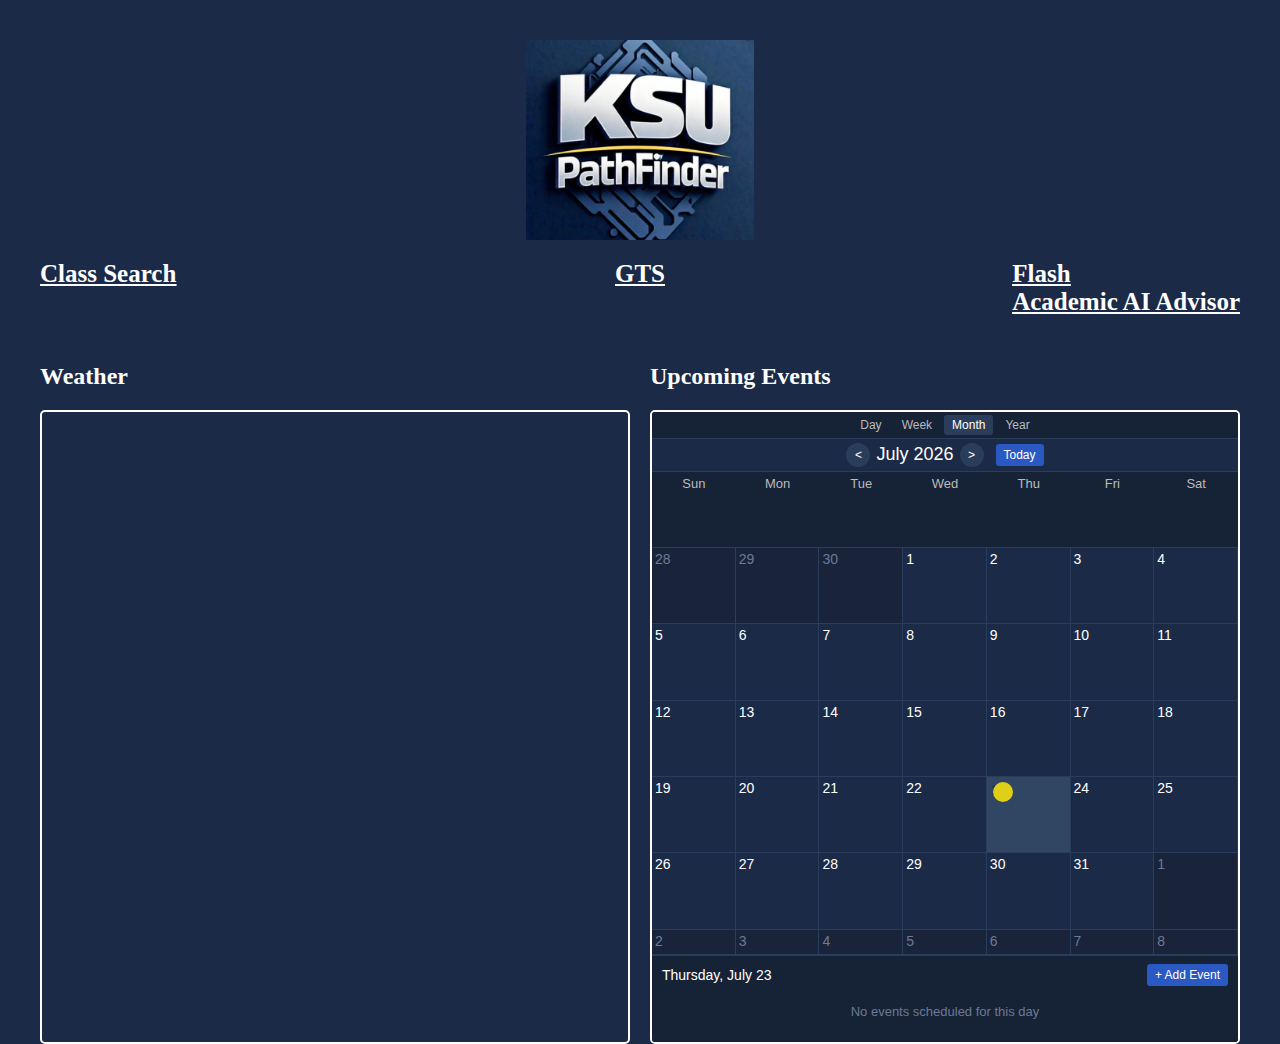
<file: index.html>
<!DOCTYPE html>
<html lang="en">

<head>
    <link rel="icon" type="image/x-icon" href="/favicon.ico">
    <meta charset="utf-8">
    <meta name="viewport" content="width=device-width, initial-scale=1">
    <title>KSU PathFinder</title>
    <link rel="stylesheet" href="styles.css">
    <link rel="stylesheet" href="calendar-styles.css">

</head>

<body>
    <div class="container">
        <div class="image-container">
            <img src="KSU Pathfinder.png" alt="Header image" class="header-image">
        </div>
        <div class="header">
            <a href="classsearch.html"><span>Class Search</span></a>
            <a href="gts.html"><span>GTS</span></a>
            <a href="flash.html"><span>Flash<br>Academic AI Advisor</span></a>
        </div>
        <div class="content-boxes">
            <div class="box-container">
                <h2>Weather</h2>
                <div class="box" id="weather-display"></div>
            </div>
            <div class="box-container">
                <h2>Upcoming Events</h2>
                <div class="box" id="calendar-container">
                    <div class="calendar-container">
                        <div class="calendar-header">
                            <button id="prev-month" class="calendar-nav">&lt;</button>
                            <h3 id="month-year">March 2025</h3>
                            <button id="next-month" class="calendar-nav">&gt;</button>
                        </div>
                        <div id="calendar" class="calendar">
                            <table>
                                <thead>
                                    <tr>
                                        <th>Sun</th>
                                        <th>Mon</th>
                                        <th>Tue</th>
                                        <th>Wed</th>
                                        <th>Thu</th>
                                        <th>Fri</th>
                                        <th>Sat</th>
                                    </tr>
                                </thead>
                                <tbody id="calendar-body">
                                </tbody>
                            </table>
                        </div>
                        <div class="event-legend">
                            <div class="legend-item">
                                <span class="legend-dot"></span>
                                <span>Event</span>
                            </div>
                            <div class="legend-tip">Click on a date with an event to view details</div>
                        </div>
                    </div>
                </div>
            </div>
        </div>
        <script src="config.js"></script>
        <script src="weather.js"></script>
        <script src="calendar.js"></script>
</body>

</html>
</file>
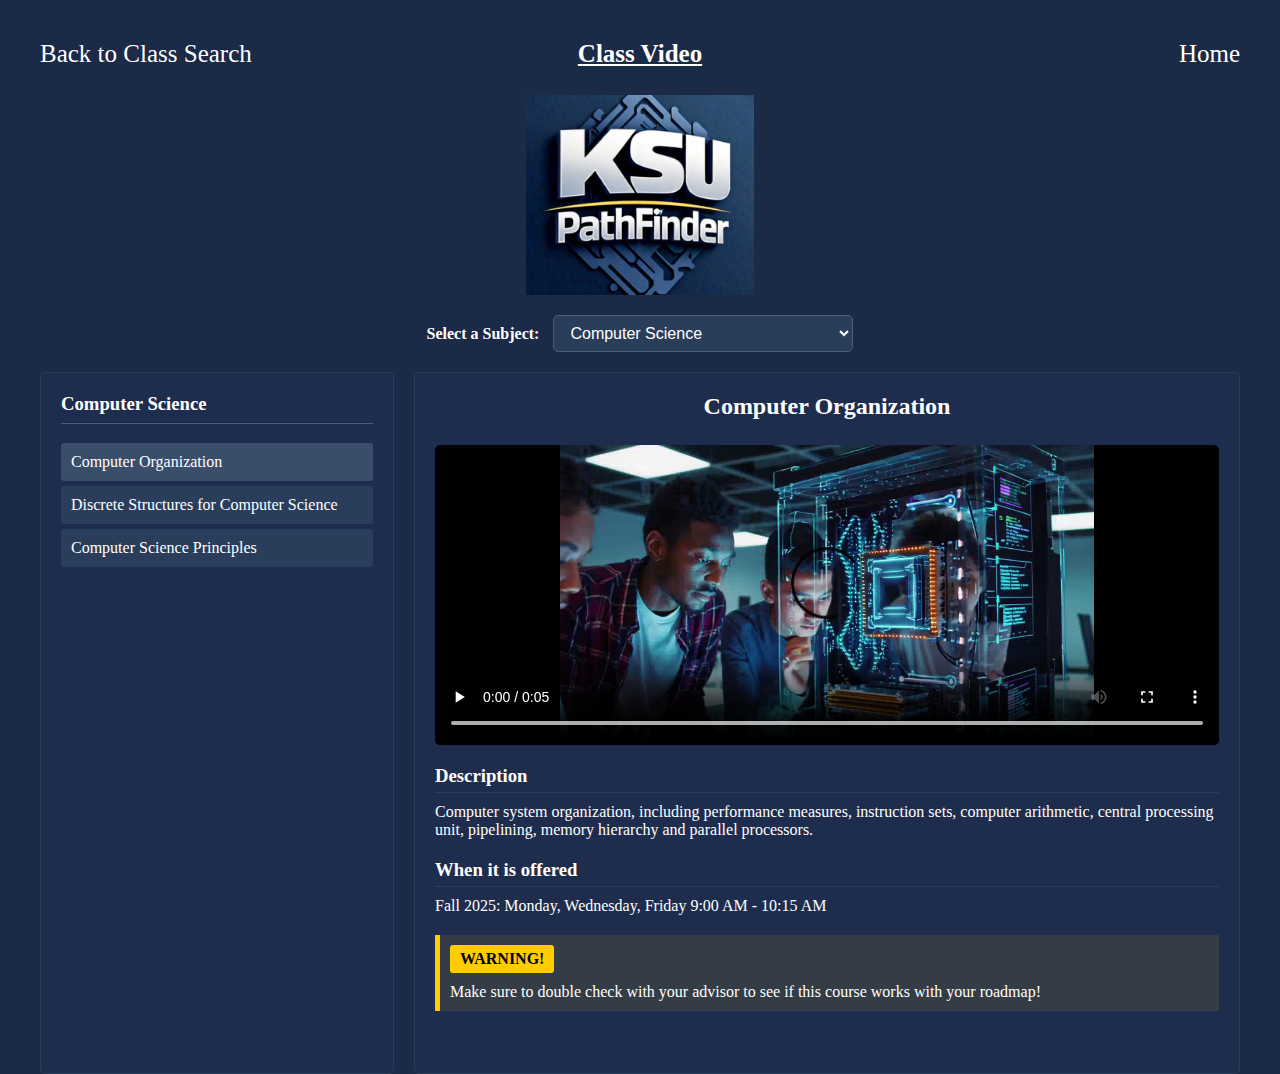
<file: class-search-video.html>
<!DOCTYPE html>
<html lang="en">

<head>
    <link rel="icon" type="image/x-icon" href="/favicon.ico">
    <meta charset="utf-8">
    <meta name="viewport" content="width=device-width, initial-scale=1">
    <title>Class Search</title>
    <link rel="stylesheet" href="styles.css">
    <style>
        body {
            margin: 0;
            padding: 20px;
            height: 100%;
            background-color: #1B2A47;
            font-family: 'Bona Nova SC', serif;
            color: white;
        }

        .header {
            display: flex;
            justify-content: space-between;
            margin-bottom: 3vh;
            font-size: 25px;
        }

        .header a {
            color: white;
            text-decoration: none;
        }

        .header a:hover {
            text-decoration: underline;
        }

        .header span {
            flex: 1;
            text-align: center;
            text-decoration: underline;
            font-weight: bold;
        }

        .logo-container {
            text-align: center;
            margin: 20px 0;
        }

        .logo {
            display: inline-block;
            background-color: white;
            color: #1B2A47;
            padding: 10px 30px;
            font-weight: bold;
            font-size: 20px;
            border-radius: 5px;
        }

        .content-wrapper {
            display: flex;
            gap: 20px;
        }

        .sidebar {
            width: 30%;
        }

        .main-content {
            width: 70%;
        }

        .course-box {
            background-color: #1e2d4d;
            border: 1px solid #2a3e5c;
            border-radius: 5px;
            padding: 20px;
            height: 100%;
        }

        .subject-title {
            margin-top: 0;
            border-bottom: 1px solid #4a5e7c;
            padding-bottom: 8px;
        }

        .course-list {
            margin-top: 15px;
        }

        .course-item {
            padding: 10px;
            margin-bottom: 5px;
            cursor: pointer;
            background-color: #2a3e5c;
            transition: background-color 0.2s;
            border-radius: 3px;
        }

        .course-item:hover {
            background-color: #3a4e6c;
        }

        .course-item.selected {
            background-color: #3a4e6c;
        }

        .course-title {
            text-align: center;
            margin-top: 0;
            margin-bottom: 25px;
        }

        .video-container {
            background-color: #1e2d4d;
            border-radius: 5px;
            margin-bottom: 20px;
            height: 300px;
            display: flex;
            align-items: center;
            justify-content: center;
            position: relative;
            overflow: hidden;
        }

        .video-player {
            width: 100%;
            height: 100%;
            background-color: #000;
            object-fit: contain;
        }

        .play-button {
            width: 60px;
            height: 60px;
            background-color: rgba(255, 255, 255, 0.2);
            border-radius: 50%;
            display: none;
            align-items: center;
            justify-content: center;
            cursor: pointer;
            color: white;
            font-size: 24px;
            position: absolute;
            z-index: 2;
        }

        .play-button:hover {
            background-color: rgba(255, 255, 255, 0.3);
        }

        .course-info {
            margin-top: 20px;
        }

        .course-info h3 {
            margin-bottom: 10px;
            border-bottom: 1px solid #2a3e5c;
            padding-bottom: 5px;
        }

        .warning-box {
            margin-top: 20px;
            border-left: 5px solid #FFCC00;
            padding: 10px;
            background-color: rgba(255, 204, 0, 0.1);
        }

        .warning-label {
            display: inline-block;
            background-color: #FFCC00;
            color: black;
            padding: 5px 10px;
            font-weight: bold;
            margin-bottom: 10px;
        }

        .selector {
            margin-bottom: 20px;
            text-align: center;
        }

        .selector label {
            display: inline-block;
            margin-right: 10px;
            font-weight: bold;
        }

        select {
            padding: 8px 12px;
            font-size: 16px;
            background-color: #2a3e5c;
            color: white;
            border: 1px solid #4a5e7c;
            border-radius: 5px;
            width: 300px;
        }
    </style>
</head>

<body>
    <div class="header">
        <a href="classsearch.html">Back to Class Search</a>
        <span>Class Video</span>
        <a href="index.html">Home</a>
    </div>

    <div class="container">
        <div class="image-container">
            <img src="KSU Pathfinder.png" alt="Header image" class="header-image">
        </div>

        <div class="selector">
            <label for="subject-selector">Select a Subject:</label>
            <select id="subject-selector" aria-label="Select a subject" title="Select a subject"
                onchange="changeSubject()">
                <option value="Computer Science">Computer Science</option>
                <option value="Biological Sciences">Biological Sciences</option>
                <option value="Spanish">Spanish</option>
                <option value="Communication Studies">Communication Studies</option>
                <option value="History">History</option>
                <option value="Chemistry">Chemistry</option>
                <option value="Botany">Botany</option>
                <option value="Accounting">Accounting</option>
                <option value="Architecture">Architecture</option>
            </select>
        </div>

        <div class="content-wrapper">
            <div class="sidebar">
                <div class="course-box">
                    <h3 class="subject-title" id="subject-title">Loading Subject...</h3>
                    <div class="course-list" id="course-list">
                        <div>Loading courses...</div>
                    </div>
                </div>
            </div>

            <div class="main-content">
                <div class="course-box">
                    <h2 class="course-title" id="course-title">Select a Course</h2>

                    <div class="video-container">
                        <div class="play-button">▶</div>
                        <video class="video-player" controls>
                            <source src="" type="video/mp4">
                            Your browser does not support the video tag.
                        </video>
                    </div>

                    <div class="course-info">
                        <h3>Description</h3>
                        <div id="course-description">Select a course to view its description.</div>
                    </div>

                    <div class="course-info">
                        <h3>When it is offered</h3>
                        <div id="course-schedule">Select a course to view when it is offered.</div>
                    </div>

                    <div class="warning-box">
                        <div class="warning-label">WARNING!</div>
                        <div id="course-warning">Select a course to view warnings and prerequisites.</div>
                    </div>
                </div>
            </div>
        </div>

        <script>
            const courseData = {
                "Computer Science": [
                    {
                        title: "Computer Organization",
                        description: "Computer system organization, including performance measures, instruction sets, computer arithmetic, central processing unit, pipelining, memory hierarchy and parallel processors.",
                        schedule: "Fall 2025: Monday, Wednesday, Friday 9:00 AM - 10:15 AM",
                        warning: "Make sure to double check with your advisor to see if this course works with your roadmap!",
                        video: "computer-organization.mp4"
                    },
                    {
                        title: "Discrete Structures for Computer Science",
                        description: "Discrete structures for computer scientists with a focus on: mathematical reasoning, combinatorial analysis, discrete structures, algorithmic thinking, applications and modeling. Specific topics include propositional and predicate logic and logical modeling using Boolean algebra and logical gates, information representation using binary system, sets, functions, relations, logical argumentation and proof techniques, recursion and recursive modeling, sequences and summation, arithmetic and geometric progressions, algorithms, iterative vs recursive algorithms, mathematical and structural induction, recursive structures, counting, permutation and combination, binomial expansion, matrices and matrix-operations, graphs and trees and their traversal, probability and Bayes' theorem, finite state machines, their modeling and applications, Regular grammar, basics of number theory, modeling computation and Turing machines, decidability and halting problem.",
                        schedule: "Summer 2025: Monday through Thursday 1:00 PM - 3:30 PM",
                        warning: "Make sure to double check with your advisor to see if this course works with your roadmap!",
                        video: "discrete-mathematics.mp4"
                    },
                    {
                        title: "Computer Science Principles",
                        description: "An introductory, broad and hands-on coverage of aspects of computer science, including algorithms, problem solving, operating systems concepts, computer architecture, programming languages and modern applications. Three-credit lecture with one-credit lab.",
                        schedule: "Fall 2025: Tuesday, Thursday 11:00 AM - 12:30 PM",
                        warning: "Make sure to double check with your advisor to see if this course works with your roadmap!",
                        video: "computer-science-principles.mp4"
                    }
                ],
                "Biological Sciences": [
                    {
                        title: "Human Biology",
                        description: "Study of the scientific method and life's properties, emphasizing human biology. Topics include energy, genetics, reproduction, development disease, nutrition and physical fitness in humans. This course may not be used to fulfill major or minor requirements in the following programs: B.A. Biology, B.S. Biology, B.S. Biotechnology, B.S. Botany, B.S. Environmental and Conservation Biology, B.S. Medical Laboratory Science, B.S. Zoology and the Biological Sciences minor.",
                        schedule: "Fall 2025: Monday, Wednesday, Friday 10:30 AM - 11:45 AM",
                        warning: "Make sure to double check with your advisor to see if this course works with your roadmap!",
                        video: "human-biology.mp4"

                    },
                    {
                        title: "Life on Planet Earth",
                        description: "Explores the fascinating breadth of life on Earth including the unique ecology and survival strategies of animals, plants and microbes in their natural habitats. This course may not be used to fulfill major or minor requirements in the following programs: B.A. Biology, B.S. Biology, B.S. Biotechnology, B.S. Botany, B.S. Environmental and Conservation Biology, B.S. Medical Laboratory Science, B.S. Zoology and the Biological Sciences minor.",
                        schedule: "Summer 2025: Tuesday, Thursday 9:00 AM - 11:30 AM",
                        warning: "Make sure to double check with your advisor to see if this course works with your roadmap!",
                        video: "life-on-planet-earth.mp4"

                    },
                    {
                        title: "Foundational Anatomy and Physiology I",
                        description: "Anatomy and physiology to include organization of the human body, cells, tissues, organs and systems; integumentary, skeletal, muscular and respiratory systems; and overviews of the nervous and circulatory system. This course is taught on Kent State's regional campuses for associate degree programs. This course may not be used to fulfill major or minor requirements in the following programs: B.A. Biology, B.S. Biology, B.S. Biotechnology, B.S. Botany, B.S. Environmental and Conservation Biology, B.S. Medical Laboratory Science, B.S. Zoology and the Biological Sciences minor.",
                        schedule: "Fall 2025: Monday, Wednesday 1:00 PM - 2:30 PM, Friday 1:00 PM - 3:00 PM (Lab)",
                        warning: "Make sure to double check with your advisor to see if this course works with your roadmap!",
                        video: "anatomy-and-physiology.mp4"

                    }
                ],
                "Spanish": [
                    {
                        title: "Civilization of Spain",
                        description: "General survey of evolution of Spanish civilization from antiquity to present day.",
                        schedule: "Fall 2025: Monday, Wednesday 2:00 PM - 3:15 PM",
                        warning: "Make sure to double check with your advisor to see if this course works with your roadmap!",
                        video: "civilization-of-spain.mp4"

                    },
                    {
                        title: "Intermediate Spanish II",
                        description: "A continuation of the development of listening, speaking, reading and writing skills using a variety of material on the Spanish language in the context of Hispanic cultures and specific areas of study like culture, business, justice, etc.",
                        schedule: "Summer 2025: Monday through Thursday 10:00 AM - 11:45 AM",
                        warning: "Make sure to double check with your advisor to see if this course works with your roadmap!",
                        video: "intermediate-spanish-ii.mp4"

                    },
                    {
                        title: "Culture and Civilization of Latin America",
                        description: "This course focuses on a study of the historical and cultural development of Latin America, with emphasis on Spanish America, as reflected in its geography, history, art, political and social institutions encompassing from Pre-Hispanic times to the present.",
                        schedule: "Fall 2025: Tuesday, Thursday 4:00 PM - 5:30 PM",
                        warning: "Make sure to double check with your advisor to see if this course works with your roadmap!",
                        video: "culture-and-civilization-of-latin-america.mp4"

                    }
                ],
                "Communication Studies": [
                    {
                        title: "Interpersonal Communication",
                        description: "Introduction to human interpersonal communication. Components and structures situations and contexts are described nonevaluative focus with emphasis on informal experience.",
                        schedule: "Fall 2025: Monday, Wednesday, Friday 11:00 AM - 12:15 PM",
                        warning: "Make sure to double check with your advisor to see if this course works with your roadmap!",
                        video: "interpersonal-communication.mp4"

                    },
                    {
                        title: "Introduction to Human Communication",
                        description: "This course offers an overview of communication in interpersonal, group and public contexts. Students will develop a wide range of practical communication skills like listening, giving and receiving constructive feedback, presenting information, persuading audiences and more that will help them succeed in both personal and professional settings. These skills will help prepare students to engage confidently in interpersonal interactions, group discussions and public speaking.",
                        schedule: "Summer 2025: Monday, Wednesday 1:00 PM - 4:00 PM",
                        warning: "Make sure to double check with your advisor to see if this course works with your roadmap!",
                        video: "introduction-to-human-communication.mp4"

                    },
                    {
                        title: "Intercultural Communication",
                        description: "Theory and application of communication between people of different cultures and different national systems.",
                        schedule: "Fall 2025: Tuesday, Thursday 2:30 PM - 3:45 PM",
                        warning: "Make sure to double check with your advisor to see if this course works with your roadmap!",
                        video: "intercultural-communication.mp4"

                    }
                ],
                "History": [
                    {
                        title: "Early America: From Pre-Colonization to Civil War and Reconstruction",
                        description: "A survey of United States history through 1877.",
                        schedule: "Fall 2025: Monday, Wednesday, Friday 9:30 AM - 10:45 AM",
                        warning: "Make sure to double check with your advisor to see if this course works with your roadmap!",
                        video: "early-america.mp4"

                    },
                    {
                        title: "World History: Ancient and Medieval",
                        description: "World history from early human societies through the mid-17th century.",
                        schedule: "Summer 2025: Tuesday, Thursday 10:00 AM - 1:00 PM",
                        warning: "Make sure to double check with your advisor to see if this course works with your roadmap!",
                        video: "world-history-ancient-and-medieval.mp4"

                    },
                    {
                        title: "World War II",
                        description: "Survey of one of the greatest political and military events in history, focusing especially on causes, major personalities and chief political, ideological, moral, scientific and diplomatic aspects.",
                        schedule: "Fall 2025: Tuesday, Thursday 11:00 AM - 12:15 PM",
                        warning: "Make sure to double check with your advisor to see if this course works with your roadmap!",
                        video: "world-war-ii.mp4"

                    },
                    {
                        title: "Modern America: From Industrialization to Globalization",
                        description: "A survey of United States history since 1877.",
                        schedule: "Fall 2025: Monday, Wednesday 3:30 PM - 4:45 PM",
                        warning: "Make sure to double check with your advisor to see if this course works with your roadmap!",
                        video: "world-history-modern.mp4"

                    }
                ],
                "Chemistry": [
                    {
                        title: "Molecules of Life",
                        description: "An integrated introduction to molecular systems and their participation in the processes of life.",
                        schedule: "Fall 2025: Monday, Wednesday 10:00 AM - 11:15 AM, Friday 10:00 AM - 12:00 PM (Lab)",
                        warning: "Make sure to double check with your advisor to see if this course works with your roadmap!",
                        video: "molecules-of-life.mp4"
                    },
                    {
                        title: "General Chemistry I",
                        description: "This course is a college-level chemistry course for science majors, focusing on fundamental concepts and the development of problem- solving strategies and critical thinking. Students will be introduced to a variety of concepts in modern chemistry, emphasizing stoichiometry, introduction to chemical reactions, thermochemistry, atomic structure, periodicity, molecular structure, chemical bonding, and behavior of gases.Classroom time will be divided into lectures, discussions, and problem - solving activities to enable students to develop both foundational knowledge and analytical skills. Students may only receive credit toward graduation for one of the following courses: CHEM 10050 or CHEM 10055 or CHEM 10060 or CHEM 10970 or CHEM 11060.",
                        schedule: "Summer 2025: Monday through Thursday 9:00 AM - 11:30 AM",
                        warning: "Make sure to double check with your advisor to see if this course works with your roadmap!",
                        video: "general-chemistry-i.mp4"
                    },
                    {
                        title: "Chemistry in Our World",
                        description: "A course for non-science majors that utilizes environmental and consumer topics to introduce chemical principles and develop critical-thinking skills.",
                        schedule: "Fall 2025: Tuesday, Thursday 1:00 PM - 2:15 PM",
                        warning: "Make sure to double check with your advisor to see if this course works with your roadmap!",
                        video: "chemistry-in-our-world.mp4"
                    }
                ],
                "Botany": [
                    {
                        title: "Forestry",
                        description: "Management of the forest resource within appropriate environmental constraints for sustained use relative to watershed protection, lumber production, recreation and wildlife.",
                        schedule: "Fall 2025: Monday, Wednesday 1:30 PM - 2:45 PM, One Saturday per month for field work",
                        warning: "Make sure to double check with your advisor to see if this course works with your roadmap!",
                        video: "forestry.mp4"

                    },
                    {
                        title: "Plant Physiology",
                        description: " Introduction to biochemical processes in plants and plant cells; how plants grow and maintain their bodies through dynamic interactions with the environment.",
                        schedule: "Summer 2025: Tuesday, Thursday 1:00 PM - 4:00 PM",
                        warning: "Make sure to double check with your advisor to see if this course works with your roadmap!",
                        video: "plant-physiology.mp4"

                    },
                    {
                        title: "Wetland Ecology and Management",
                        description: "(Slashed with BSCI 50368 and BSCI 70368) Lecture, laboratory and field study of the principles of wetland ecology including adaptations of the biota to environmental conditions, comparison among different wetland habitat types and habitat management. Lecture 3 hours, lab 3 hours weekly.",
                        schedule: "Fall 2025: Tuesday 9:00 AM - 10:15 AM, Thursday 9:00 AM - 12:00 PM (Field work)",
                        warning: "Make sure to double check with your advisor to see if this course works with your roadmap!",
                        video: "wetland-ecology-and-management.mp4"

                    }
                ],
                "Accounting": [
                    {
                        title: "Financial Report Issues and Analysis",
                        description: "Financial analysis and interpretation of issues relative to the balance sheet, income statement and cash flow statement. Topics include assets, liabilities, owner's equity, inter-corporate investments, revenue and expense recognition and ratio analysis. Course may not be used to fulfill requirements in the Accounting major.",
                        schedule: "Fall 2025: Monday, Wednesday 4:00 PM - 5:15 PM",
                        warning: "Make sure to double check with your advisor to see if this course works with your roadmap!",
                        video: "financial-report-issues-and-analysis.mp4"

                    },
                    {
                        title: "Intro to Financial Accounting",
                        description: "Introduction to the basic concepts and standards underlying financial accounting. Topics to be covered include revenue recognition, receivables, inventory, long-lived assets, liabilities and stockholders' equity. The impact of transactions on the accounting equation and financial statements (balance sheet, income statement and cash flows) is emphasized.",
                        schedule: "Summer 2025: Monday, Wednesday, Friday 9:00 AM - 11:00 AM",
                        warning: "Make sure to double check with your advisor to see if this course works with your roadmap!",
                        video: "intro-to-financial-accounting.mp4"

                    },
                    {
                        title: "Cost Accounting",
                        description: "Cost accounting for manufacturing and service organizations, including cost determination, cost analysis, costing systems, cost-volume-profit analysis, budgeting, cost allocation, activity-based costing, capital investment and performance measurement. Computer application skills are emphasized.",
                        schedule: "Fall 2025: Tuesday, Thursday 5:30 PM - 6:45 PM",
                        warning: "Make sure to double check with your advisor to see if this course works with your roadmap!",
                        video: "cost-accounting.mp4"

                    }
                ],

                "Architecture": [
                    {
                        title: "American Architecture: Colonial to 1900",
                        description: "History of American architecture for Spanish, French, Dutch and English colonization through the 19th century.",
                        schedule: "Fall 2025: Monday, Wednesday 1:00 PM - 4:00 PM",
                        warning: "Make sure to double check with your advisor to see if this course works with your roadmap!",
                        video: "american-architecture.mp4"
                    },
                    {
                        title: "The Skyscraper",
                        description: "(Slashed with ARCH 55240) A study of skyscrapers from the standpoint of architectural, financial, structural, psychological and technological considerations. Emphasis is placed on the early developments in Chicago and New York, the influence of the international style and the current trends in ultra-high skyscrapers built outside the United States.",
                        schedule: "Summer 2025: Tuesday, Thursday 9:00 AM - 12:00 PM",
                        warning: "Make sure to double check with your advisor to see if this course works with your roadmap!",
                        video: "the-skyscraper.mp4"
                    },
                    {
                        title: "Renaissance Architecture",
                        description: "Survey of architectural history from ancient civilizations to the present, examining the relationship between built form, cultural context, and theoretical frameworks.",
                        schedule: "Fall 2025: Tuesday, Thursday 3:00 PM - 4:30 PM",
                        warning: "Make sure to double check with your advisor to see if this course works with your roadmap!",
                        video: "renaissance-architecture.mp4"
                    }
                ]
            };

            function displayCourseDetails(course) {
                document.getElementById('course-title').textContent = course.title;
                document.getElementById('course-description').textContent = course.description;
                document.getElementById('course-schedule').textContent = course.schedule;
                document.getElementById('course-warning').textContent = course.warning;

                const videoElement = document.querySelector('.video-player');
                const videoSource = videoElement.querySelector('source');

                const videoPath = course.video ? `videos/${course.video}` : '';
                videoSource.src = videoPath;
                videoElement.load();

                console.log(`Loading video: ${videoPath}`);

                videoElement.style.display = 'block';
                document.querySelector('.play-button').style.display = 'none';
            }

            function createCourseList(subject) {
                console.log(`Creating course list for subject: "${subject}"`);

                const courseListElement = document.getElementById('course-list');
                document.getElementById('subject-title').textContent = subject;

                courseListElement.innerHTML = '';

                if (courseData[subject]) {
                    console.log(`Found ${courseData[subject].length} courses for "${subject}"`);

                    courseData[subject].forEach(course => {
                        console.log(`Adding course: ${course.title}`);
                        const courseElement = document.createElement('div');
                        courseElement.className = 'course-item';
                        courseElement.textContent = course.title;

                        courseElement.addEventListener('click', () => {
                            document.querySelectorAll('.course-item').forEach(item => {
                                item.classList.remove('selected');
                            });

                            courseElement.classList.add('selected');

                            displayCourseDetails(course);
                        });

                        courseListElement.appendChild(courseElement);
                    });
                } else {
                    console.log(`No courses found for subject: "${subject}"`);
                    courseListElement.innerHTML = '<div>No courses available</div>';
                }
            }

            function changeSubject() {
                const selector = document.getElementById('subject-selector');
                const selectedSubject = selector.value;
                console.log("Changed subject to:", selectedSubject);

                localStorage.setItem('selectedSubject', selectedSubject);

                createCourseList(selectedSubject);

                setTimeout(() => {
                    const firstCourse = document.querySelector('.course-item');
                    if (firstCourse) {
                        firstCourse.click();
                    }
                }, 100);
            }

            document.addEventListener('DOMContentLoaded', function () {
                console.log("Page loaded, initializing...");

                document.querySelector('.play-button').addEventListener('click', function () {
                    const videoElement = document.querySelector('.video-player');

                    this.style.display = 'none';
                    videoElement.style.display = 'block';

                    videoElement.play().catch(error => {
                        console.error("Error playing video:", error);
                        if (error.name === "NotAllowedError") {
                            alert("Video playback requires user interaction first. Please click the video to play.");
                        } else if (error.name === "NotFoundError" || videoElement.querySelector('source').src === '') {
                            alert("Video file not found. Please check the video path.");
                        } else {
                            alert("Error playing video: " + error.message);
                        }
                        this.style.display = 'flex';
                    });
                });

                const storedSubject = localStorage.getItem('selectedSubject');
                console.log("Subject from localStorage:", storedSubject);

                if (storedSubject) {
                    const selector = document.getElementById('subject-selector');

                    for (let i = 0; i < selector.options.length; i++) {
                        if (selector.options[i].value === storedSubject) {
                            selector.selectedIndex = i;
                            break;
                        }
                    }
                }

                const selectedSubject = document.getElementById('subject-selector').value;
                console.log("Initial subject from dropdown:", selectedSubject);
                createCourseList(selectedSubject);

                setTimeout(() => {
                    const firstCourse = document.querySelector('.course-item');
                    if (firstCourse) {
                        console.log("Auto-selecting first course:", firstCourse.textContent);
                        firstCourse.click();
                    }
                }, 100);
            });
        </script>
</body>

</html>
</file>
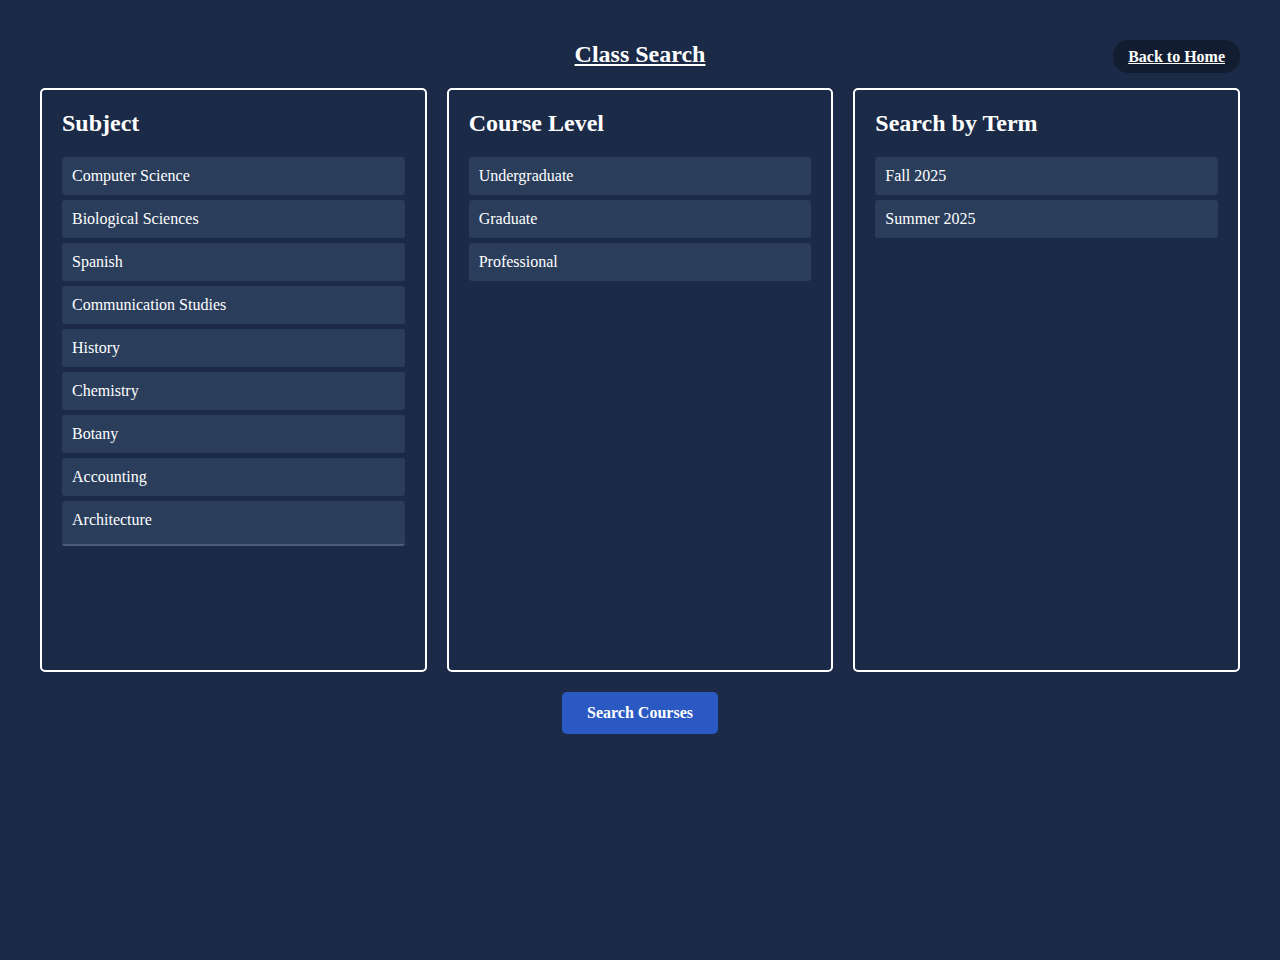
<file: classsearch.html>
<!DOCTYPE html>
<html lang="en">

<head>
    <link rel="icon" type="image/x-icon" href="/favicon.ico">
    <meta charset="utf-8">
    <meta name="viewport" content="width=device-width, initial-scale=1">
    <title>Class Search</title>
    <link rel="stylesheet" href="styles.css">
    <style>
        * {
            font-family: serif !important;
        }

        body {
            background-color: #1B2A47;
            color: white;
            margin: 0;
            padding: 20px;
        }

        .header {
            display: flex;
            justify-content: space-between;
            align-items: center;
            margin-bottom: 20px;
            position: relative;
        }

        .page-title {
            position: absolute;
            left: 50%;
            transform: translateX(-50%);
            text-align: center;
            text-decoration: underline;
            font-size: 24px;
            font-weight: bold;
        }

        .back-link {
            margin-left: auto;
        }

        .back-link a {
            color: white;
            text-decoration: underline;
            font-size: 16px;
            font-weight: bold;
            font-family: serif;
            background-color: rgba(0, 0, 0, 0.3);
            padding: 8px 15px;
            border-radius: 15px;
            transition: background-color 0.3s;
        }

        .back-link a:hover {
            background-color: rgba(255, 255, 255, 0.2);
        }

        .scrollable-list {
            overflow-y: auto !important;
            max-height: 600px !important;
            padding-bottom: 20px;
        }

        .list-item {
            padding: 10px;
            margin-bottom: 5px;
            cursor: pointer;
            background-color: #2a3e5c;
            transition: background-color 0.2s;
            border-radius: 3px;
        }

        .list-item:hover {
            background-color: #3a4e6c;
        }

        .list-item.selected {
            background-color: #4a5e7c;
            font-weight: bold;
        }

        .subject-item:last-child {
            margin-bottom: 30px;
            border-bottom: 2px solid #4a5e7c;
            padding-bottom: 15px;
        }

        .content-boxes {
            display: flex;
            gap: 20px;
            margin-top: 20px;
        }

        .box-container {
            flex: 1;
        }

        .box {
            border: 2px solid white;
            padding: 20px;
            height: 60vh;
            border-radius: 5px;
        }

        h2 {
            margin-top: 0;
            margin-bottom: 15px;
        }

        .button-container {
            text-align: center;
            margin: 20px 0;
        }

        #search-button {
            background-color: #2b59c4;
            color: white;
            border: none;
            padding: 12px 25px;
            text-align: center;
            font-size: 16px;
            border-radius: 5px;
            cursor: pointer;
            transition: background-color 0.3s;
            font-weight: bold;
        }

        #search-button:hover {
            background-color: #e0cf17;
        }

        @media (max-width: 768px) {
            .content-boxes {
                flex-direction: column;
            }

            .box {
                height: auto;
                min-height: 300px;
            }
        }
    </style>
</head>

<body>
    <div class="header">
        <div class="page-title">Class Search</div>
        <div class="back-link">
            <a href="index.html">Back to Home</a>
        </div>
    </div>

    <div class="content-boxes">
        <div class="box-container">
            <div class="box">
                <h2>Subject</h2>
                <div class="scrollable-list" id="subject-list">
                    <div class="list-item subject-item" onclick="selectOption(this, 'subject')">Computer Science</div>
                    <div class="list-item subject-item" onclick="selectOption(this, 'subject')">Biological Sciences
                    </div>
                    <div class="list-item subject-item" onclick="selectOption(this, 'subject')">Spanish</div>
                    <div class="list-item subject-item" onclick="selectOption(this, 'subject')">Communication Studies
                    </div>
                    <div class="list-item subject-item" onclick="selectOption(this, 'subject')">History</div>
                    <div class="list-item subject-item" onclick="selectOption(this, 'subject')">Chemistry</div>
                    <div class="list-item subject-item" onclick="selectOption(this, 'subject')">Botany</div>
                    <div class="list-item subject-item" onclick="selectOption(this, 'subject')">Accounting</div>
                    <div class="list-item subject-item" onclick="selectOption(this, 'subject')">Architecture</div>
                </div>
            </div>
        </div>

        <div class="box-container">
            <div class="box">
                <h2>Course Level</h2>
                <div class="scrollable-list" id="level-list">
                    <div class="list-item" onclick="selectOption(this, 'level')">Undergraduate</div>
                    <div class="list-item" onclick="selectOption(this, 'level')">Graduate</div>
                    <div class="list-item" onclick="selectOption(this, 'level')">Professional</div>
                </div>
            </div>
        </div>

        <div class="box-container">
            <div class="box">
                <h2>Search by Term</h2>
                <div class="scrollable-list" id="term-list">
                    <div class="list-item" onclick="selectOption(this, 'term')">Fall 2025</div>
                    <div class="list-item" onclick="selectOption(this, 'term')">Summer 2025</div>
                </div>
            </div>
        </div>
    </div>

    <div class="button-container">
        <button id="search-button" onclick="searchCourses()">Search Courses</button>
    </div>

    <script>
        const selectedOptions = {
            subject: null,
            level: null,
            term: null
        };

        function selectOption(element, category) {
            if (element.classList.contains('coming-soon')) {
                return;
            }

            const options = document.querySelectorAll(`#${category}-list .list-item`);
            options.forEach(option => {
                option.classList.remove('selected');
            });

            element.classList.add('selected');

            selectedOptions[category] = element.textContent.trim();
            console.log(`Selected ${category}:`, selectedOptions[category]);
        }

        function searchCourses() {
            if (selectedOptions.subject) {
                localStorage.setItem('selectedSubject', selectedOptions.subject);

                window.location.href = "class-search-video.html";
                console.log("Selected subject saved:", selectedOptions.subject);
            } else {
                alert("Please select a subject");
            }
        }

        document.addEventListener('DOMContentLoaded', function () {
            const subjectList = document.getElementById('subject-list');
            subjectList.scrollTop = 0;

            console.log("Total subjects:", document.querySelectorAll('#subject-list .list-item').length);
        });
    </script>
</body>

</html>
</file>
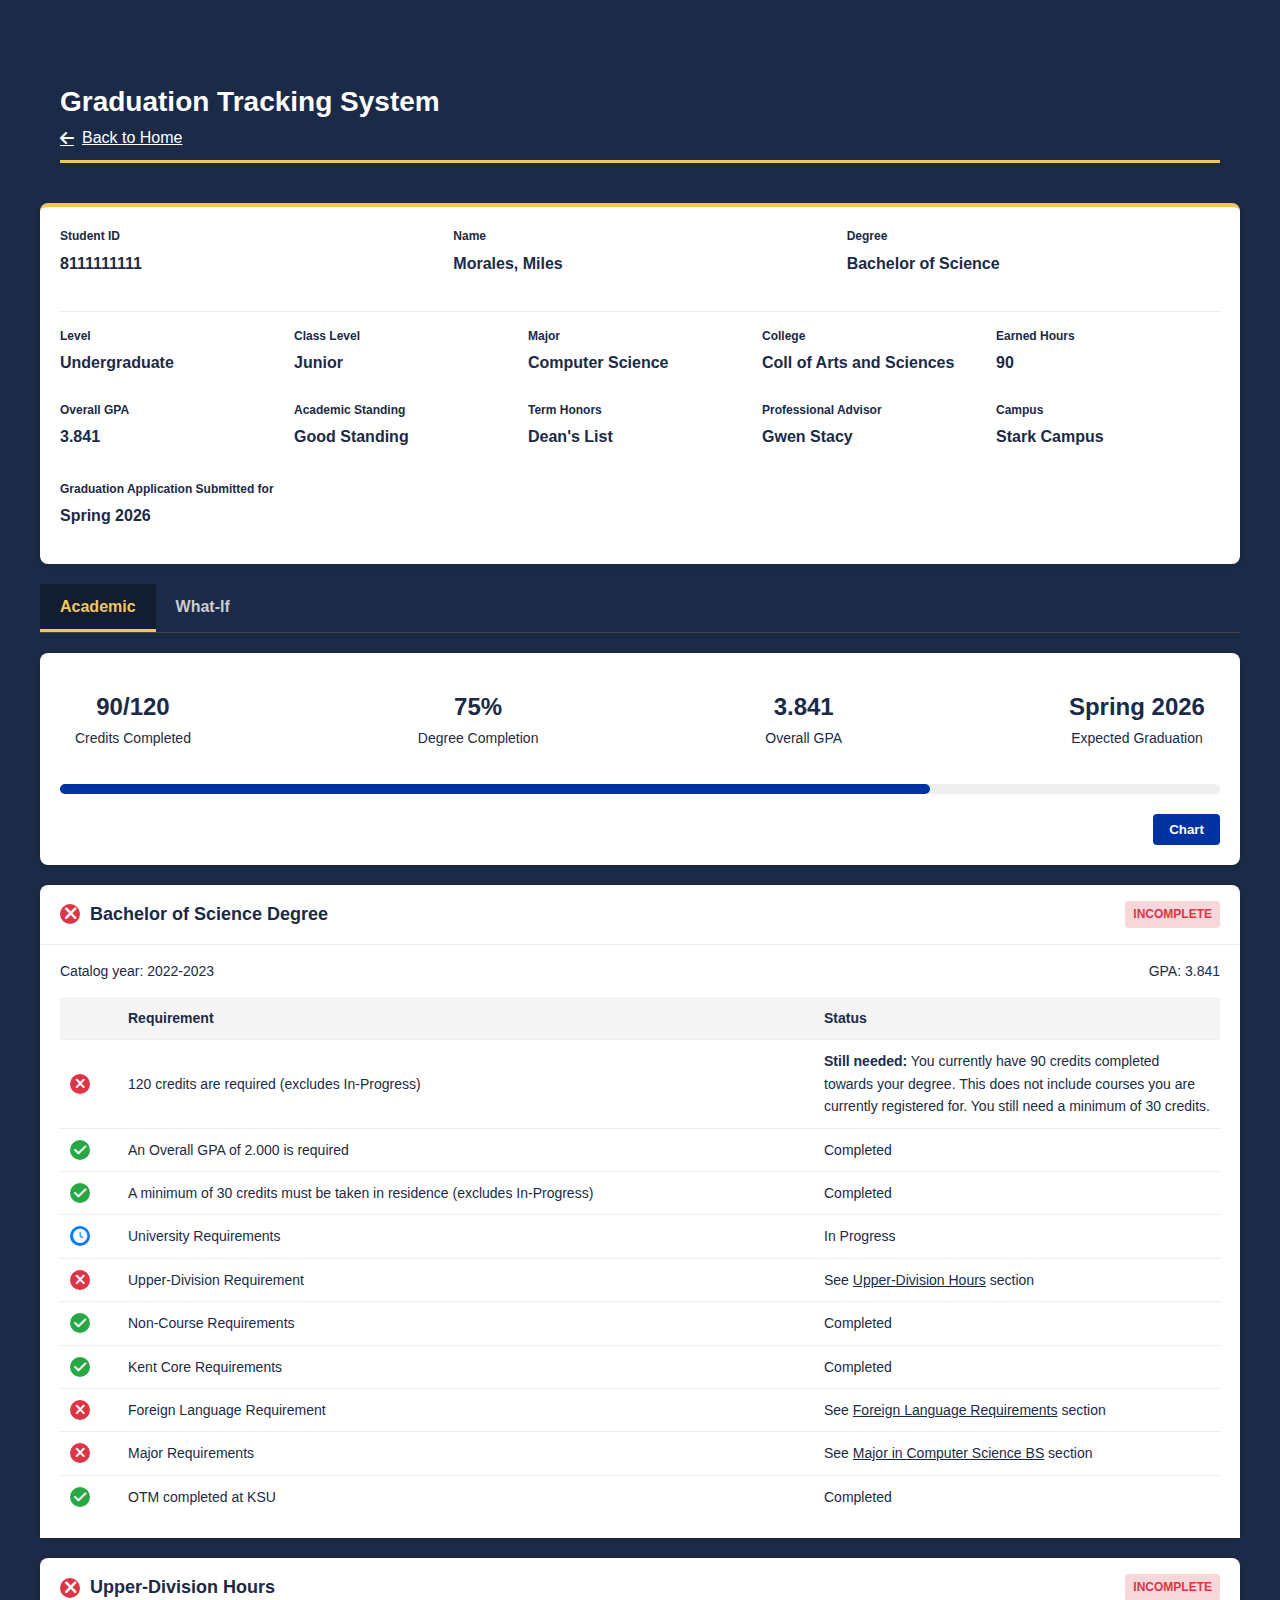
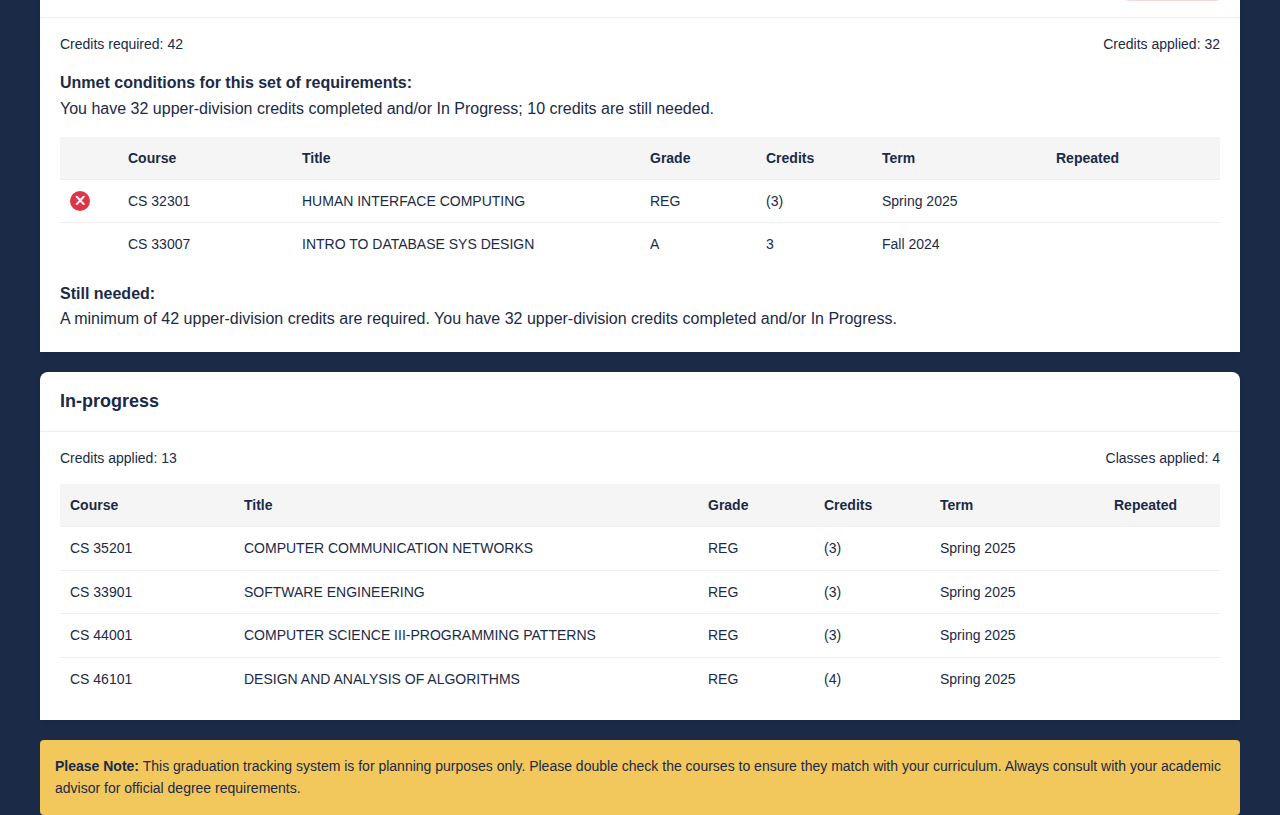
<file: gts.html>
<!DOCTYPE html>
<html lang="en">
    <head>
        <meta charset="UTF-8" />
        <meta name="viewport" content="width=device-width, initial-scale=1.0" />
        <title>KSU PathFinder - Graduation Tracking System</title>
        <link rel="stylesheet" href="https://cdnjs.cloudflare.com/ajax/libs/font-awesome/6.4.0/css/all.min.css" />
        <link rel="stylesheet" href="styles.css" />
        <link rel="stylesheet" href="gts-style.css" />
    </head>
    <body>
        <div class="container">
            <div class="page-header">
                <h1>Graduation Tracking System</h1>
                <a href="index.html" class="back-link"><i class="fas fa-arrow-left"></i> Back to Home</a>
            </div>
        </div>

        <div class="student-info-card">
            <div class="student-info-header">
                <div class="info-field">
                    <label>Student ID</label>
                    <div class="value">8111111111</div>
                </div>
                <div class="info-field">
                    <label>Name</label>
                    <div class="value">Morales, Miles</div>
                </div>
                <div class="info-field">
                    <label>Degree</label>
                    <div class="value">Bachelor of Science</div>
                </div>
            </div>

            <div class="student-info-details">
                <div class="info-field">
                    <label>Level</label>
                    <div class="value">Undergraduate</div>
                </div>
                <div class="info-field">
                    <label>Class Level</label>
                    <div class="value">Junior</div>
                </div>
                <div class="info-field">
                    <label>Major</label>
                    <div class="value">Computer Science</div>
                </div>
                <div class="info-field">
                    <label>College</label>
                    <div class="value">Coll of Arts and Sciences</div>
                </div>
                <div class="info-field">
                    <label>Earned Hours</label>
                    <div class="value">90</div>
                </div>
                <div class="info-field">
                    <label>Overall GPA</label>
                    <div class="value">3.841</div>
                </div>
                <div class="info-field">
                    <label>Academic Standing</label>
                    <div class="value">Good Standing</div>
                </div>
                <div class="info-field">
                    <label>Term Honors</label>
                    <div class="value">Dean's List</div>
                </div>
                <div class="info-field">
                    <label>Professional Advisor</label>
                    <div class="value">Gwen Stacy</div>
                </div>
                <div class="info-field">
                    <label>Campus</label>
                    <div class="value">Stark Campus</div>
                </div>
            </div>
            <div class="info-field" style="margin-top: 15px;">
                <label>Graduation Application Submitted for</label>
                <div class="value">Spring 2026</div>
            </div>
        </div>
        <div class="tab-container">
            <div class="tabs">
                <div class="tab active">Academic</div>
                <div class="tab">What-If</div>
            </div>
        </div>

        <div class="tab-content" id="academic-content">
            <div class="progress-card">
                <div class="progress-overview">
                    <div class="progress-item">
                        <div class="progress-value">90/120</div>
                        <div class="progress-label">Credits Completed</div>
                    </div>
                    <div class="progress-item">
                        <div class="progress-value">75%</div>
                        <div class="progress-label">Degree Completion</div>
                    </div>
                    <div class="progress-item">
                        <div class="progress-value">3.841</div>
                        <div class="progress-label">Overall GPA</div>
                    </div>
                    <div class="progress-item">
                        <div class="progress-value">Spring 2026</div>
                        <div class="progress-label">Expected Graduation</div>
                    </div>
                </div>
                <div class="progress-bar-container">
                    <div class="progress-bar" style="width: 75%;"></div>
                </div>
                <div style="text-align: right;">
                    <button class="btn btn-primary" id="chartBtn">Chart</button>
                </div>
            </div>
            <div class="requirement-section">
                <div class="requirement-header">
                    <h2 class="requirement-title">
                        <span class="status-indicator status-incomplete">
                            <i class="fas fa-times"></i>
                        </span>
                        Bachelor of Science Degree
                    </h2>
                    <span class="status-tag tag-incomplete">INCOMPLETE</span>
                </div>
                <div class="requirement-content">
                    <div class="requirement-info">
                        <div class="requirement-detail">Catalog year: 2022-2023</div>
                        <div class="requirement-detail">GPA: 3.841</div>
                    </div>

                    <table class="requirement-courses">
                        <tr>
                            <th width="5%"></th>
                            <th width="60%">Requirement</th>
                            <th width="35%">Status</th>
                        </tr>
                        <tr>
                            <td>
                                <span class="status-indicator status-incomplete">
                                    <i class="fas fa-times"></i>
                                </span>
                            </td>
                            <td>120 credits are required (excludes In-Progress)</td>
                            <td><strong>Still needed:</strong> You currently have 90 credits completed towards your degree. This does not include courses you are currently registered for. You still need a minimum of 30 credits.</td>
                        </tr>
                        <tr>
                            <td>
                                <span class="status-indicator status-complete">
                                    <i class="fas fa-check"></i>
                                </span>
                            </td>
                            <td>An Overall GPA of 2.000 is required</td>
                            <td>Completed</td>
                        </tr>
                        <tr>
                            <td>
                                <span class="status-indicator status-complete">
                                    <i class="fas fa-check"></i>
                                </span>
                            </td>
                            <td>A minimum of 30 credits must be taken in residence (excludes In-Progress)</td>
                            <td>Completed</td>
                        </tr>
                        <tr>
                            <td>
                                <span class="status-indicator status-inprogress">
                                    <i class="fas fa-clock"></i>
                                </span>
                            </td>
                            <td>University Requirements</td>
                            <td>In Progress</td>
                        </tr>
                        <tr>
                            <td>
                                <span class="status-indicator status-incomplete">
                                    <i class="fas fa-times"></i>
                                </span>
                            </td>
                            <td>Upper-Division Requirement</td>
                            <td>See <a href="#upperdiv">Upper-Division Hours</a> section</td>
                        </tr>
                        <tr>
                            <td>
                                <span class="status-indicator status-complete">
                                    <i class="fas fa-check"></i>
                                </span>
                            </td>
                            <td>Non-Course Requirements</td>
                            <td>Completed</td>
                        </tr>
                        <tr>
                            <td>
                                <span class="status-indicator status-complete">
                                    <i class="fas fa-check"></i>
                                </span>
                            </td>
                            <td>Kent Core Requirements</td>
                            <td>Completed</td>
                        </tr>
                        <tr>
                            <td>
                                <span class="status-indicator status-incomplete">
                                    <i class="fas fa-times"></i>
                                </span>
                            </td>
                            <td>Foreign Language Requirement</td>
                            <td>See <a href="#foreignlang">Foreign Language Requirements</a> section</td>
                        </tr>
                        <tr>
                            <td>
                                <span class="status-indicator status-incomplete">
                                    <i class="fas fa-times"></i>
                                </span>
                            </td>
                            <td>Major Requirements</td>
                            <td>See <a href="#major">Major in Computer Science BS</a> section</td>
                        </tr>
                        <tr>
                            <td>
                                <span class="status-indicator status-complete">
                                    <i class="fas fa-check"></i>
                                </span>
                            </td>
                            <td>OTM completed at KSU</td>
                            <td>Completed</td>
                        </tr>
                    </table>
                </div>
            </div>

            <div class="requirement-section" id="upperdiv">
                <div class="requirement-header">
                    <h2 class="requirement-title">
                        <span class="status-indicator status-incomplete">
                            <i class="fas fa-times"></i>
                        </span>
                        Upper-Division Hours
                    </h2>
                    <span class="status-tag tag-incomplete">INCOMPLETE</span>
                </div>
                <div class="requirement-content">
                    <div class="requirement-info">
                        <div class="requirement-detail">Credits required: 42</div>
                        <div class="requirement-detail">Credits applied: 32</div>
                    </div>

                    <div style="margin-bottom: 15px;">
                        <strong>Unmet conditions for this set of requirements:</strong>
                        <p>You have 32 upper-division credits completed and/or In Progress; 10 credits are still needed.</p>
                    </div>

                    <table class="requirement-courses">
                        <tr>
                            <th width="5%"></th>
                            <th width="15%">Course</th>
                            <th width="30%">Title</th>
                            <th width="10%">Grade</th>
                            <th width="10%">Credits</th>
                            <th width="15%">Term</th>
                            <th width="15%">Repeated</th>
                        </tr>

                        <tr>
                            <td>
                                <span class="status-indicator status-incomplete">
                                    <i class="fas fa-times"></i>
                                </span>
                            </td>
                            <td>CS 32301</td>
                            <td>HUMAN INTERFACE COMPUTING</td>
                            <td>REG</td>
                            <td>(3)</td>
                            <td>Spring 2025</td>
                            <td></td>
                        </tr>
                        <tr>
                            <td></td>
                            <td>CS 33007</td>
                            <td>INTRO TO DATABASE SYS DESIGN</td>
                            <td>A</td>
                            <td>3</td>
                            <td>Fall 2024</td>
                            <td></td>
                        </tr>
                    </table>

                    <div style="margin-top: 15px;">
                        <strong>Still needed:</strong>
                        <p>A minimum of 42 upper-division credits are required. You have 32 upper-division credits completed and/or In Progress.</p>
                    </div>
                </div>
            </div>

            <div class="requirement-section">
                <div class="requirement-header">
                    <h2 class="requirement-title">In-progress</h2>
                </div>
                <div class="requirement-content">
                    <div class="requirement-info">
                        <div class="requirement-detail">Credits applied: 13</div>
                        <div class="requirement-detail">Classes applied: 4</div>
                    </div>

                    <table class="requirement-courses">
                        <tr>
                            <th width="15%">Course</th>
                            <th width="40%">Title</th>
                            <th width="10%">Grade</th>
                            <th width="10%">Credits</th>
                            <th width="15%">Term</th>
                            <th width="10%">Repeated</th>
                        </tr>
                        <tr>
                            <td>CS 35201</td>
                            <td>COMPUTER COMMUNICATION NETWORKS</td>
                            <td>REG</td>
                            <td>(3)</td>
                            <td>Spring 2025</td>
                            <td></td>
                        </tr>
                        <tr>
                            <td>CS 33901</td>
                            <td>SOFTWARE ENGINEERING</td>
                            <td>REG</td>
                            <td>(3)</td>
                            <td>Spring 2025</td>
                            <td></td>
                        </tr>
                        <tr>
                            <td>CS 44001</td>
                            <td>COMPUTER SCIENCE III-PROGRAMMING PATTERNS</td>
                            <td>REG</td>
                            <td>(3)</td>
                            <td>Spring 2025</td>
                            <td></td>
                        </tr>
                        <tr>
                            <td>CS 46101</td>
                            <td>DESIGN AND ANALYSIS OF ALGORITHMS</td>
                            <td>REG</td>
                            <td>(4)</td>
                            <td>Spring 2025</td>
                            <td></td>
                        </tr>
                    </table>
                </div>
            </div>

            <div class="warning-text">
                <strong>Please Note:</strong> This graduation tracking system is for planning purposes only. Please double check the courses to ensure they match with your curriculum. Always consult with your academic advisor for official
                degree requirements.
            </div>
        </div>

        <div class="tab-content" id="what-if-content" style="display: none;">
            <div class="progress-card">
                <div class="progress-overview">
                    <div class="progress-item">
                        <div class="progress-value" id="what-if-credits">90/120</div>
                        <div class="progress-label">What-If Credits</div>
                    </div>
                    <div class="progress-item">
                        <div class="progress-value" id="what-if-percentage">75%</div>
                        <div class="progress-label">Degree Completion</div>
                    </div>
                    <div class="progress-item">
                        <div class="progress-value">3.841</div>
                        <div class="progress-label">Overall GPA</div>
                    </div>
                    <div class="progress-item">
                        <div class="progress-value">Spring 2026</div>
                        <div class="progress-label">Expected Graduation</div>
                    </div>
                </div>
                <div class="progress-bar-container">
                    <div class="progress-bar" id="what-if-progress-bar" style="width: 75%;"></div>
                </div>
                <div id="completion-message" style="display: none; margin-bottom: 15px; padding: 15px; background-color: #d4edda; color: #155724; border-radius: 4px; text-align: center;">
                    <p style="font-weight: 600; margin-bottom: 10px;">Congratulations! This schedule meets credit requirements for graduation.</p>
                    <p>Please <a href="https://www.kent.edu/stark/drop-ins" target="_blank" style="color: #155724; text-decoration: underline; font-weight: 600;">schedule an advising appointment</a> to review your plan.</p>
                </div>
                <div style="text-align: right;">
                    <button class="btn btn-primary" id="saveWhatIfBtn">Save Plan</button>
                </div>
            </div>

            <div class="semester-planner">
                <div class="semester-container">
                    <div class="semester-header">
                        <h3>Spring '25 (Current)</h3>
                        <button class="add-course-btn" data-semester="Spring2025">+</button>
                    </div>
                    <div class="course-list" id="Spring2025-courses">
                        <div class="course-item">
                            <span class="course-code">CS 35201</span>
                            <span class="course-credits">(3)</span>
                            <button class="remove-course-btn" data-courseid="CS35201">×</button>
                        </div>
                        <div class="course-item">
                            <span class="course-code">CS 33901</span>
                            <span class="course-credits">(3)</span>
                            <button class="remove-course-btn" data-courseid="CS33901">×</button>
                        </div>
                        <div class="course-item">
                            <span class="course-code">CS 44001</span>
                            <span class="course-credits">(3)</span>
                            <button class="remove-course-btn" data-courseid="CS44001">×</button>
                        </div>
                        <div class="course-item">
                            <span class="course-code">CS 46101</span>
                            <span class="course-credits">(4)</span>
                            <button class="remove-course-btn" data-courseid="CS46101">×</button>
                        </div>
                    </div>
                </div>

                <div class="semester-container">
                    <div class="semester-header">
                        <h3>Summer '25</h3>
                        <button class="add-course-btn" data-semester="Summer2025">+</button>
                    </div>
                    <div class="course-list" id="Summer2025-courses"></div>
                </div>

                <div class="semester-container">
                    <div class="semester-header">
                        <h3>Fall '25</h3>
                        <button class="add-course-btn" data-semester="Fall2025">+</button>
                    </div>
                    <div class="course-list" id="Fall2025-courses"></div>
                </div>

                <div class="semester-container">
                    <div class="semester-header">
                        <h3>Spring '26</h3>
                        <button class="add-course-btn" data-semester="Spring2026">+</button>
                    </div>
                    <div class="course-list" id="Spring2026-courses"></div>
                </div>
            </div>
        </div>

        <div id="chartModal" class="modal">
            <div class="modal-content">
                <div class="modal-header">
                    <h2>Degree Completion Chart</h2>
                    <span class="close-modal" id="closeChartModal">&times;</span>
                </div>
                <div class="modal-body">
                    <div id="pieChartContainer"></div>
                </div>
            </div>
        </div>

        <div id="courseSelectionModal" class="modal">
            <div class="modal-content">
                <div class="modal-header">
                    <h2>Add Course</h2>
                    <span class="close-modal" id="closeCourseModal">&times;</span>
                </div>
                <div class="modal-body">
                    <div class="form-group">
                        <label for="courseSearch">Search for course:</label>
                        <input type="text" id="courseSearch" placeholder="e.g., CS 30062" />
                    </div>

                    <div class="course-options">
                        <div class="course-option" data-code="CS 30062" data-credits="3">
                            <div class="course-option-details">
                                <span class="course-option-code">CS 30062</span>
                                <span class="course-option-name">PYTHON FOR DATA SCIENCE</span>
                            </div>
                            <span class="course-option-credits">3 credits</span>
                        </div>

                        <div class="course-option" data-code="CS 31045" data-credits="3">
                            <div class="course-option-details">
                                <span class="course-option-code">CS 31045</span>
                                <span class="course-option-name">FORMAL LOGIC</span>
                            </div>
                            <span class="course-option-credits">3 credits</span>
                        </div>

                        <div class="course-option" data-code="CS 33006" data-credits="3">
                            <div class="course-option-details">
                                <span class="course-option-code">CS 33006</span>
                                <span class="course-option-name">SOCIAL AND ETHICAL ISSUES</span>
                            </div>
                            <span class="course-option-credits">3 credits</span>
                        </div>

                        <div class="course-option" data-code="CS 33092" data-credits="2">
                            <div class="course-option-details">
                                <span class="course-option-code">CS 33092</span>
                                <span class="course-option-name">SPEED PROGRAMMING PRACTICUM</span>
                            </div>
                            <span class="course-option-credits">2 credits</span>
                        </div>

                        <div class="course-option" data-code="CS 33301" data-credits="3">
                            <div class="course-option-details">
                                <span class="course-option-code">CS 33301</span>
                                <span class="course-option-name">EMBEDDED SYSTEM PROGRAMMING</span>
                            </div>
                            <span class="course-option-credits">3 credits</span>
                        </div>

                        <div class="course-option" data-code="CS 33302" data-credits="3">
                            <div class="course-option-details">
                                <span class="course-option-code">CS 33302</span>
                                <span class="course-option-name">INTRO TO INTELLIGENT ROBOTICS</span>
                            </div>
                            <span class="course-option-credits">3 credits</span>
                        </div>

                        <div class="course-option" data-code="CS 38101" data-credits="3">
                            <div class="course-option-details">
                                <span class="course-option-code">CS 38101</span>
                                <span class="course-option-name">INTRO TO GAME PROGRAMMING</span>
                            </div>
                            <span class="course-option-credits">3 credits</span>
                        </div>

                        <div class="course-option" data-code="CS 40510" data-credits="3">
                            <div class="course-option-details">
                                <span class="course-option-code">CS 40510</span>
                                <span class="course-option-name">INTRO TO NATURAL LANG PROCESS</span>
                            </div>
                            <span class="course-option-credits">3 credits</span>
                        </div>

                        <div class="course-option" data-code="CS 41038" data-credits="3">
                            <div class="course-option-details">
                                <span class="course-option-code">CS 41038</span>
                                <span class="course-option-name">INTERMEDIATE LOGIC</span>
                            </div>
                            <span class="course-option-credits">3 credits</span>
                        </div>

                        <div class="course-option" data-code="CS 42201" data-credits="3">
                            <div class="course-option-details">
                                <span class="course-option-code">CS 42201</span>
                                <span class="course-option-name">NUMERICAL LINEAR ALGEBRA</span>
                            </div>
                            <span class="course-option-credits">3 credits</span>
                        </div>

                        <div class="course-option" data-code="CS 42202" data-credits="3">
                            <div class="course-option-details">
                                <span class="course-option-code">CS 42202</span>
                                <span class="course-option-name">NUMERICAL APPROX/OPTIMIZATION</span>
                            </div>
                            <span class="course-option-credits">3 credits</span>
                        </div>

                        <div class="course-option" data-code="CS 43016" data-credits="3">
                            <div class="course-option-details">
                                <span class="course-option-code">CS 43016</span>
                                <span class="course-option-name">BIG DATA ANALYTICS</span>
                            </div>
                            <span class="course-option-credits">3 credits</span>
                        </div>

                        <div class="course-option" data-code="CS 43105" data-credits="3">
                            <div class="course-option-details">
                                <span class="course-option-code">CS 43105</span>
                                <span class="course-option-name">DATA MINING TECHNIQUES</span>
                            </div>
                            <span class="course-option-credits">3 credits</span>
                        </div>

                        <div class="course-option" data-code="CS 43111" data-credits="3">
                            <div class="course-option-details">
                                <span class="course-option-code">CS 43111</span>
                                <span class="course-option-name">STRUCTURE OF COMPILERS</span>
                            </div>
                            <span class="course-option-credits">3 credits</span>
                        </div>

                        <div class="course-option" data-code="CS 43118" data-credits="3">
                            <div class="course-option-details">
                                <span class="course-option-code">CS 43118</span>
                                <span class="course-option-name">GRAPH SOCIAL NETWK ANALYSIS</span>
                            </div>
                            <span class="course-option-credits">3 credits</span>
                        </div>

                        <div class="course-option" data-code="CS 43301" data-credits="3">
                            <div class="course-option-details">
                                <span class="course-option-code">CS 43301</span>
                                <span class="course-option-name">SOFTWARE DEV FOR ROBOTICS</span>
                            </div>
                            <span class="course-option-credits">3 credits</span>
                        </div>

                        <div class="course-option" data-code="CS 43303" data-credits="3">
                            <div class="course-option-details">
                                <span class="course-option-code">CS 43303</span>
                                <span class="course-option-name">INTERNET OF THINGS</span>
                            </div>
                            <span class="course-option-credits">3 credits</span>
                        </div>

                        <div class="course-option" data-code="CS 43334" data-credits="3">
                            <div class="course-option-details">
                                <span class="course-option-code">CS 43334</span>
                                <span class="course-option-name">HUMAN-ROBOT INTERACTION</span>
                            </div>
                            <span class="course-option-credits">3 credits</span>
                        </div>

                        <div class="course-option" data-code="CS 44003" data-credits="3">
                            <div class="course-option-details">
                                <span class="course-option-code">CS 44003</span>
                                <span class="course-option-name">MOBILE APPS IN IOS PROGRAMMING</span>
                            </div>
                            <span class="course-option-credits">3 credits</span>
                        </div>

                        <div class="course-option" data-code="CS 44201" data-credits="3">
                            <div class="course-option-details">
                                <span class="course-option-code">CS 44201</span>
                                <span class="course-option-name">ARTIFICIAL INTELLIGENCE</span>
                            </div>
                            <span class="course-option-credits">3 credits</span>
                        </div>

                        <div class="course-option" data-code="CS 44202" data-credits="3">
                            <div class="course-option-details">
                                <span class="course-option-code">CS 44202</span>
                                <span class="course-option-name">MACHINE AND DEEP LEARNING</span>
                            </div>
                            <span class="course-option-credits">3 credits</span>
                        </div>

                        <div class="course-option" data-code="CS 45203" data-credits="3">
                            <div class="course-option-details">
                                <span class="course-option-code">CS 45203</span>
                                <span class="course-option-name">COMPUTER NETWORK SECURITY</span>
                            </div>
                            <span class="course-option-credits">3 credits</span>
                        </div>

                        <div class="course-option" data-code="CS 45231" data-credits="3">
                            <div class="course-option-details">
                                <span class="course-option-code">CS 45231</span>
                                <span class="course-option-name">INTERNET ENGINEERING</span>
                            </div>
                            <span class="course-option-credits">3 credits</span>
                        </div>

                        <div class="course-option" data-code="CS 47102" data-credits="3">
                            <div class="course-option-details">
                                <span class="course-option-code">CS 47102</span>
                                <span class="course-option-name">COMPUTER HAPTICS</span>
                            </div>
                            <span class="course-option-credits">3 credits</span>
                        </div>

                        <div class="course-option" data-code="CS 47205" data-credits="3">
                            <div class="course-option-details">
                                <span class="course-option-code">CS 47205</span>
                                <span class="course-option-name">INFORMATION SECURITY</span>
                            </div>
                            <span class="course-option-credits">3 credits</span>
                        </div>

                        <div class="course-option" data-code="CS 47207" data-credits="3">
                            <div class="course-option-details">
                                <span class="course-option-code">CS 47207</span>
                                <span class="course-option-name">DIGITAL FORENSICS</span>
                            </div>
                            <span class="course-option-credits">3 credits</span>
                        </div>
                    </div>

                    <div class="no-results" style="display: none;">
                        <p>No courses found. Try a different search term.</p>
                    </div>

                    <div class="form-group" style="margin-top: 20px;">
                        <label for="manualCourseCode">Or enter course manually:</label>
                        <div style="display: flex; gap: 10px; margin-top: 5px;">
                            <input type="text" id="manualCourseCode" placeholder="Course code" style="flex: 2;" />
                            <input type="number" id="manualCourseCredits" placeholder="Credits" min="1" max="6" style="flex: 1;" />
                        </div>
                    </div>

                    <div class="action-buttons" style="margin-top: 20px;">
                        <button class="btn btn-primary" id="addSelectedCourseBtn">Add Course</button>
                    </div>
                </div>
            </div>
        </div>
        <script src="script.js"></script>
    </body>
</html>
</file>
<file: styles.css>
html,
body {
    margin: 0;
    padding: 20px;
    height: 100%;
    background-color: #1B2A47;
    font-family: 'Bona Nova SC', serif;
    color: white;
}

.header {
    display: flex;
    justify-content: space-between;
    margin-bottom: 3vh;
    font-size: 25px;
}

.header span {
    flex: 1;
    text-align: center;
    text-decoration: underline;
    font-weight: bold;
}

.header span:nth-child(2) {
    position: absolute;
    left: 50%;
    transform: translateX(-50%);
}

.content-boxes {
    display: flex;
    gap: 20px;
    align-items: stretch;
}

.box-container {
    flex: 1;
    display: flex;
    flex-direction: column;
}

.box {
    border: 2px solid white;
    padding: 20px;
    height: 70vh;
    border-radius: 5px;
    overflow-y: auto;
}

.image-container {
    width: 100%;
    height: 200px;
    margin-bottom: 20px;
    display: flex;
    justify-content: center;
}

.header-image {
    height: 100%;
    width: auto;
    max-width: 100%;
    object-fit: contain;
}

.header a {
    color: white;
}

.header a:hover {
    opacity: 0.7;
}

.header a:nth-child(2) {
    position: absolute;
    left: 50%;
    transform: translateX(-50%);
}

.event {
    margin-bottom: 20px;
    padding: 10px;
    color: white;
}

.event h3 {
    margin: 0;
    color: inherit;
}

.event h4 {
    margin: 5px 0;
    color: inherit;
}

.event p {
    margin: 5px 0;
    color: inherit;
}

.featured {
    background-color: white;
    color: black;
}

.weather-content {
    color: white;
    padding: 20px;
    font-size: 1.4em;
}

.weather-header h3 {
    font-size: 2em;
    margin-bottom: 20px;
}

.location-temp {
    flex: 1;
}

.current-weather {
    display: flex;
    align-items: center;
    gap: 20px;
    margin: 15px 0;
}

.weather-info {
    display: flex;
    flex-direction: column;
    font-size: large;
}

.temp {
    font-size: 2.5em;
    margin: 0;
    font-weight: bold;
}

.description {
    margin: 5px 0;
    text-transform: capitalize;
    font-size: large;
}

.weather-details {
    margin-top: 20px;
}

.weather-details p {
    margin: 5px 0;
}

.forecast-section {
    flex: 1;
}

.forecast-container {
    display: flex;
    justify-content: space-between;
    gap: 20px;
}

.forecast-day {
    text-align: center;
    padding: 10px;
}

.forecast-day img {
    width: 50px;
    height: 50px;
    margin: 10px 0;
}

.scrollable-list {
    height: calc(100% - 50px);
    overflow-y: auto;
    margin-top: 15px;
    max-height: 60vh;
}

.list-item {
    padding: 10px;
    margin: 5px 0;
    background-color: #2a3e5c;
    border-radius: 3px;
    cursor: pointer;
    transition: background-color 0.2s;
}

.list-item:hover {
    background-color: #3a4e6c;
}

.list-item.selected {
    background-color: #4a5e7c;
    font-weight: bold;
}

.button-container {
    text-align: center;
    margin: 20px 0;
}

#search-button {
    background-color: #2b59c4;
    color: white;
    border: none;
    padding: 12px 25px;
    text-align: center;
    font-size: 16px;
    border-radius: 5px;
    cursor: pointer;
    transition: background-color 0.3s;
    font-weight: bold;
}

#search-button:hover {
    background-color: #e0cf17;
}

.class-header {
    text-align: center;
    margin-bottom: 20px;
}

.video-section {
    display: flex;
    justify-content: center;
    margin: 20px 0;
}

.video-box {
    background-color: #1B2A47;
    border: 2px solid #2a3e5c;
    width: 100%;
    max-width: 640px;
    border-radius: 5px;
    overflow: hidden;
}

.video-box video {
    display: block;
    width: 100%;
}

.video-error {
    height: 300px;
    display: flex;
    flex-direction: column;
    justify-content: center;
    align-items: center;
    text-align: center;
    color: #ff6b6b;
}

.class-content {
    margin-top: 20px;
    height: calc(100% - 400px);
    overflow-y: auto;
}

.section {
    margin-bottom: 20px;
}

.section h3 {
    border-bottom: 1px solid #2a3e5c;
    padding-bottom: 5px;
    margin-bottom: 10px;
}

.warning-section {
    margin-top: 20px;
    padding: 15px;
    background-color: rgba(255, 204, 0, 0.15);
    border-radius: 5px;
    border-left: 5px solid #FFCC00;
}

.warning-label {
    background-color: #FFCC00;
    color: black;
    font-weight: bold;
    padding: 5px 10px;
    display: inline-block;
    border-radius: 3px;
    margin-bottom: 10px;
}

.logo-container {
    text-align: center;
    margin-bottom: 20px;
}

.logo {
    background-color: white;
    color: #1B2A47;
    font-size: 24px;
    font-weight: bold;
    padding: 10px 30px;
    display: inline-block;
    border-radius: 5px;
}

.chat {
    margin-top: auto;
    margin-bottom: auto;
}

.card {
    height: 100vh;
    border-radius: 0 !important;
    background-color: rgba(0, 0, 0, 0.4) !important;
    margin: 0;
    border: none;
    display: flex;
    flex-direction: column;
}

.contacts_body {
    padding: 0.75rem 0 !important;
    overflow-y: auto;
    white-space: nowrap;
}

.msg_card_body {
    overflow-y: auto;
    height: calc(100vh - 140px);
    scrollbar-width: thin;
    scrollbar-color: #888 #f1f1f1;
    padding-bottom: 120px !important;
    flex: 1;
}

.card-header {
    border-radius: 15px 15px 0 0 !important;
    border-bottom: 0 !important;
    background-color: rgba(0, 0, 0, 0.3) !important;
    flex-shrink: 0;
}

.card-footer {
    background-color: rgba(0, 0, 0, 0.3) !important;
    position: relative;
    bottom: 0;
    width: 100%;
    z-index: 1000;
    flex-shrink: 0;
}

.container {
    align-content: center;
}

.search {
    border-radius: 15px 0 0 15px !important;
    background-color: rgba(0, 0, 0, 0.3) !important;
    border: 0 !important;
    color: white !important;
}

.search:focus {
    box-shadow: none !important;
    outline: 0px !important;
}

.type_msg {
    background-color: rgba(0, 0, 0, 0.3) !important;
    border: 0 !important;
    color: white !important;
    height: 60px !important;
    overflow-y: auto;
    border-radius: 15px 0 0 15px !important;
}

.type_msg:focus {
    box-shadow: none !important;
    outline: 0px !important;
}

.attach_btn {
    border-radius: 15px 0 0 15px !important;
    background-color: rgba(0, 0, 0, 0.3) !important;
    border: 0 !important;
    color: white !important;
    cursor: pointer;
}

.send_btn {
    border-radius: 0 15px 15px 0 !important;
    background-color: rgba(0, 0, 0, 0.3) !important;
    border: 0 !important;
    color: white !important;
    cursor: pointer;
}

.search_btn {
    border-radius: 0 15px 15px 0 !important;
    background-color: rgba(0, 0, 0, 0.3) !important;
    border: 0 !important;
    color: white !important;
    cursor: pointer;
}

.contacts {
    list-style: none;
    padding: 0;
}

.contacts li {
    width: 100% !important;
    padding: 5px 10px;
    margin-bottom: 15px !important;
}

.active {
    background-color: rgba(0, 0, 0, 0.3);
}

.user_img {
    height: 70px;
    width: 70px;
    border: 1.5px solid #f5f6fa;
}

.user_img_msg {
    height: 40px;
    width: 40px;
    border: 1.5px solid #f5f6fa;
}

.img_cont {
    position: relative;
    height: 70px;
    width: 70px;
}

.img_cont_msg {
    height: 40px;
    width: 40px;
}

.online_icon {
    position: absolute;
    height: 15px;
    width: 15px;
    background-color: #4cd137;
    border-radius: 50%;
    bottom: 0.2em;
    right: 0.4em;
    border: 1.5px solid white;
}

.offline {
    background-color: #c23616 !important;
}

.user_info {
    margin-top: auto;
    margin-bottom: auto;
    margin-left: 15px;
}

.user_info span {
    font-size: 20px;
    color: white;
}

.user_info p {
    font-size: 10px;
    color: rgba(255, 255, 255, 0.6);
}

.video_cam {
    margin-left: 50px;
    margin-top: 5px;
}

.video_cam span {
    color: white;
    font-size: 20px;
    cursor: pointer;
    margin-right: 20px;
}

.msg_cotainer {
    margin-bottom: 50px !important;
    background-color: rgb(82, 172, 255);
}

.msg_cotainer_send {
    margin-bottom: 50px !important;
    background-color: rgb(82, 172, 255);
}

.msg_time {
    position: absolute;
    left: 0;
    bottom: -30px !important;
    color: rgba(255, 255, 255, 0.5);
    font-size: 10px;
}

.msg_time_send {
    position: absolute;
    right: 0;
    bottom: -30px !important;
    color: rgba(255, 255, 255, 0.5);
    font-size: 10px;
}

.msg_head {
    position: relative;
}

#action_menu_btn {
    position: absolute;
    right: 10px;
    top: 10px;
    color: white;
    cursor: pointer;
    font-size: 20px;
}

.action_menu {
    z-index: 1;
    position: absolute;
    padding: 15px 0;
    background-color: rgba(0, 0, 0, 0.5);
    color: white;
    border-radius: 15px;
    top: 30px;
    right: 15px;
    display: none;
}

.action_menu ul {
    list-style: none;
    padding: 0;
    margin: 0;
}

.action_menu ul li {
    width: 100%;
    padding: 10px 15px;
    margin-bottom: 5px;
}

.action_menu ul li i {
    padding-right: 10px;
}

.action_menu ul li:hover {
    cursor: pointer;
    background-color: rgba(0, 0, 0, 0.2);
}

.chat-message {
    margin-bottom: 45px !important;
    position: relative;
    clear: both;
}

.chat-message:last-child {
    margin-bottom: 150px !important;
}

.msg_card_body::after {
    content: "";
    display: block;
    height: 120px;
    width: 100%;
}

.modal {
    position: fixed;
    top: 0;
    left: 0;
    width: 100%;
    height: 100%;
    background-color: rgba(0, 0, 0, 0.5);
    display: flex;
    justify-content: center;
    align-items: center;
    z-index: 1000;
}

@media (max-width: 768px) {
    .content-boxes {
        flex-direction: column;
    }

    .box {
        height: auto;
        min-height: 300px;
    }

    .header {
        font-size: 20px;
    }

    .current-weather {
        flex-direction: column;
        align-items: flex-start;
    }

    .card {
        height: 500px;
    }

    .msg_card_body {
        overflow-y: auto;
        height: 400px;
        padding-bottom: 80px;
    }
}
</file>
<file: calendar-styles.css>
#calendar-container {
    display: flex;
    flex-direction: column;
    height: 100%;
    background-color: #1B2A47;
    color: white;
    border-radius: 5px;
    border: 2px solid white;
    overflow: hidden;
    font-family: -apple-system, BlinkMacSystemFont, "Segoe UI", Roboto, Helvetica, Arial, sans-serif;
}

.box-container {
    height: auto;
}

.box {
    height: 70vh;
    overflow: hidden !important;
    padding: 0 !important;
    display: flex;
    flex-direction: column;
}

.view-options {
    display: flex;
    justify-content: center;
    background-color: #162236;
    border-bottom: 1px solid #2a3e5c;
    padding: 3px 0;
    flex-shrink: 0;
}

.view-option {
    background: none;
    border: none;
    padding: 3px 8px;
    margin: 0 2px;
    border-radius: 3px;
    cursor: pointer;
    color: #bbb;
    font-size: 12px;
    font-weight: 500;
}

.view-option:hover {
    background-color: #2a3e5c;
}

.view-option.active {
    background-color: #2a3e5c;
    color: white;
}

.controls-container {
    display: flex;
    justify-content: center;
    align-items: center;
    padding: 4px 10px;
    flex-shrink: 0;
}

.navigation-controls {
    display: flex;
    align-items: center;
    gap: 6px;
}

.navigation-controls h2 {
    margin: 0;
    font-size: 18px;
    font-weight: 500;
    color: white;
}

.nav-btn {
    background: none;
    border: none;
    width: 24px;
    height: 24px;
    border-radius: 50%;
    display: flex;
    align-items: center;
    justify-content: center;
    cursor: pointer;
    color: white;
    background-color: #2a3e5c;
    font-size: 12px;
}

.today-btn {
    background-color: #2b59c4;
    border: none;
    padding: 4px 8px;
    border-radius: 3px;
    cursor: pointer;
    font-size: 12px;
    color: white;
    margin-left: 6px;
}

.search-box {
    display: none;
}

.calendar-grid {
    display: grid;
    grid-template-columns: repeat(7, 1fr);
    grid-template-rows: repeat(6, 1fr);
    flex: 1;
    border-top: 1px solid #2a3e5c;
    min-height: 0;
    overflow: hidden;
}

.calendar-day-header {
    text-align: center;
    padding: 4px 2px;
    font-size: 13px;
    font-weight: 500;
    color: #bbb;
    background-color: #162236;
    border-bottom: 1px solid #2a3e5c;
}

.calendar-day {
    position: relative;
    border-right: 1px solid #2a3e5c;
    border-bottom: 1px solid #2a3e5c;
    padding: 3px;
    cursor: pointer;
    overflow: hidden;
    display: flex;
    flex-direction: column;
}

.calendar-day:hover {
    background-color: #2a3e5c;
}

.calendar-day.active {
    background-color: #304663;
}

.day-number {
    font-size: 14px;
    font-weight: 500;
    margin-bottom: 2px;
}

.today-circle {
    display: inline-block;
    width: 20px;
    height: 20px;
    background-color: #e0cf17;
    border-radius: 50%;
    position: absolute;
    top: 2px;
    left: 3px;
    z-index: 0;
}

.calendar-day.today .day-number {
    position: relative;
    z-index: 1;
    color: #1B2A47;
    font-weight: 600;
    width: 20px;
    height: 20px;
    display: flex;
    align-items: center;
    justify-content: center;
}

.prev-month,
.next-month {
    color: #6c7a95;
    background-color: #19243b;
}

.prev-month .day-number,
.next-month .day-number {
    color: #6c7a95;
}

.day-events {
    display: flex;
    flex-direction: column;
    gap: 2px;
    margin-top: 2px;
    overflow: hidden;
    width: 100%;
}

.event-indicator {
    font-size: 11px;
    padding: 2px 3px;
    border-radius: 2px;
    color: white;
    margin-bottom: 2px;
    overflow: hidden;
    text-overflow: ellipsis;
    white-space: nowrap;
    width: calc(100% - 4px);
    line-height: 1.2;
    font-weight: 500;
}

.more-events {
    font-size: 11px;
    color: #bbb;
    padding: 1px 3px;
}

.event-panel {
    background-color: #162236;
    border-top: 1px solid #2a3e5c;
    padding: 8px 10px;
    height: 70px;
    overflow-y: auto;
    flex-shrink: 0;
}

.event-panel-header {
    display: flex;
    justify-content: space-between;
    align-items: center;
    margin-bottom: 8px;
}

.event-panel-header h3 {
    margin: 0;
    font-size: 14px;
    font-weight: 500;
    color: white;
}

.add-event-btn {
    background-color: #2b59c4;
    color: white;
    border: none;
    padding: 4px 8px;
    border-radius: 3px;
    cursor: pointer;
    font-weight: 500;
    font-size: 12px;
}

.events-list {
    display: flex;
    flex-direction: column;
    gap: 5px;
}

.event-item {
    display: grid;
    grid-template-columns: 60px 1fr auto;
    grid-template-areas:
        "time title delete"
        "time location delete";
    gap: 2px;
    padding: 6px;
    background-color: #2a3e5c;
    border-radius: 3px;
    border-left: 3px solid #9370DB;
    position: relative;
}

.event-time {
    grid-area: time;
    font-weight: 500;
    color: #bbb;
    font-size: 12px;
}

.event-title {
    grid-area: title;
    font-weight: 500;
    color: white;
    font-size: 13px;
}

.event-location {
    grid-area: location;
    font-size: 12px;
    color: #bbb;
}

.delete-event-btn {
    grid-area: delete;
    background: none;
    border: none;
    color: #6c7a95;
    font-size: 14px;
    cursor: pointer;
    padding: 0 3px;
    align-self: center;
}

.delete-event-btn:hover {
    color: #ff6b6b;
}

.no-events {
    text-align: center;
    padding: 10px;
    color: #6c7a95;
    font-size: 13px;
}

.add-event-form {
    display: flex;
    flex-direction: column;
    gap: 6px;
}

.form-group {
    display: flex;
    flex-direction: column;
    gap: 3px;
}

.form-group label {
    font-weight: 500;
    font-size: 12px;
    color: #bbb;
}

.form-group input,
.form-group select {
    padding: 4px 6px;
    border-radius: 3px;
    border: 1px solid #2a3e5c;
    background-color: #162236;
    color: white;
    font-size: 12px;
}

.form-buttons {
    display: flex;
    justify-content: flex-end;
    gap: 6px;
    margin-top: 6px;
}

.cancel-btn {
    background-color: #2a3e5c;
    border: none;
    color: white;
    padding: 4px 8px;
    border-radius: 3px;
    cursor: pointer;
    font-size: 12px;
}

.save-btn {
    background-color: #2b59c4;
    color: white;
    border: none;
    padding: 4px 8px;
    border-radius: 3px;
    cursor: pointer;
    font-weight: 500;
    font-size: 12px;
}

@media (max-width: 768px) {
    .event-item {
        grid-template-columns: 1fr auto;
        grid-template-areas:
            "time delete"
            "title delete"
            "location delete";
    }

    .calendar-grid {
        grid-template-rows: auto;
    }

    .view-option {
        padding: 2px 4px;
        font-size: 10px;
    }
}
</file>
<file: gts-style.css>
:root {
    --ksu-blue: #0033A0;
    --ksu-gold: #F2C75C;
    --complete-green: #28a745;
    --incomplete-red: #dc3545;
    --inprogress-blue: #007bff;
    --section-bg: #ffffff;
    --header-bg: #0033A0;
    --header-text: white;
    --main-bg: #1B2A47;
    --card-bg: #ffffff;
    --text-light: #f5f5f5;
    --text-dark: #333;
}

* {
    margin: 0;
    padding: 0;
    box-sizing: border-box;
    font-family: 'Segoe UI', Tahoma, Geneva, Verdana, sans-serif;
}

body {
    background-color: var(--main-bg);
    color: var(--text-light);
    line-height: 1.6;
}

.student-info-card *,
.progress-card *,
.requirement-section *,
.tab-content * {
    color: #1B2A47 !important;
}

.status-indicator.status-complete *,
.status-indicator.status-incomplete *,
.status-indicator.status-inprogress * {
    color: white !important;
}

a,
a * {
    color: #0033A0 !important;
}
.container {
    max-width: 1200px;
    margin: 0 auto;
    padding: 20px;
}

.page-header {
    display: flex;
    flex-direction: column;
    align-items: flex-start;
    margin-bottom: 20px;
    padding: 10px 0;
    border-bottom: 3px solid var(--ksu-gold);
}

.page-header h1 {
    color: white;
    font-size: 28px;
    font-weight: bold;
    margin-top: 10px;
}

.back-link {
    color: white !important;
    text-decoration: underline;
    font-size: 16px;
    font-weight: 500;
    display: flex;
    align-items: center;
    gap: 8px;
}

.back-link i {
    color: white !important;
}

.back-link:hover {
    text-decoration: underline;
    opacity: 0.9;
    color: white !important;
}

a.back-link {
    color: white !important;
}

a.back-link,
a.back-link * {
    color: white !important;
}

.action-buttons {
    display: flex;
    gap: 10px;
}

.btn {
    padding: 8px 16px;
    border: none;
    border-radius: 4px;
    cursor: pointer;
    font-weight: 600;
    transition: all 0.3s;
}

.btn-primary {
    background-color: var(--ksu-blue);
    color: white !important;
}

.btn-secondary {
    background-color: #6c757d;
    color: white;
}

.btn:hover {
    opacity: 0.9;
}

.student-info-card {
    background-color: white;
    border-radius: 8px;
    padding: 20px;
    margin-bottom: 20px;
    box-shadow: 0 2px 5px rgba(0, 0, 0, 0.1);
    border-top: 4px solid var(--ksu-gold);
}

.student-info-header {
    display: grid;
    grid-template-columns: repeat(3, 1fr);
    gap: 20px;
    margin-bottom: 20px;
}

.info-field {
    margin-bottom: 15px;
}

.info-field label {
    display: block;
    font-size: 12px;
    color: #666;
    margin-bottom: 4px;
    font-weight: 600;
}

.info-field .value {
    font-size: 16px;
    font-weight: 600;
    color: #1B2A47;
}

.student-info-details {
    display: grid;
    grid-template-columns: repeat(5, 1fr);
    gap: 10px;
    border-top: 1px solid #eee;
    padding-top: 15px;
}

.progress-card {
    background-color: white;
    border-radius: 8px;
    padding: 20px;
    margin-bottom: 20px;
    box-shadow: 0 2px 5px rgba(0, 0, 0, 0.1);
}

.tab-container {
    margin-bottom: 20px;
}

.tabs {
    display: flex;
    border-bottom: 1px solid #444;
}

.tab {
    padding: 10px 20px;
    cursor: pointer;
    font-weight: 600;
    color: #ccc;
}

.tab.active {
    border-bottom: 3px solid var(--ksu-gold);
    color: var(--ksu-gold);
}

.progress-overview {
    display: flex;
    justify-content: space-between;
    align-items: center;
    margin-bottom: 20px;
}

.progress-item {
    text-align: center;
    padding: 15px;
}

.progress-value {
    font-size: 24px;
    font-weight: bold;
    color: #1B2A47;
}

.progress-label {
    font-size: 14px;
    color: #444;
    font-weight: 500;
}

.progress-bar-container {
    width: 100%;
    height: 10px;
    background-color: #eee;
    border-radius: 5px;
    margin-bottom: 20px;
}

.progress-bar {
    height: 100%;
    background-color: var(--ksu-blue);
    border-radius: 5px;
}

.requirement-section {
    background-color: white;
    border-radius: 8px;
    margin-bottom: 20px;
    box-shadow: 0 2px 5px rgba(0, 0, 0, 0.1);
}

.requirement-header {
    padding: 15px 20px;
    display: flex;
    justify-content: space-between;
    align-items: center;
    border-bottom: 1px solid #eee;
    cursor: pointer;
}

.requirement-title {
    font-size: 18px;
    font-weight: 600;
    display: flex;
    align-items: center;
}

.status-indicator {
    display: inline-block;
    width: 20px;
    height: 20px;
    border-radius: 50%;
    margin-right: 10px;
    text-align: center;
    line-height: 20px;
    flex-shrink: 0;
}

.status-complete {
    background-color: var(--complete-green) !important;
}

.status-complete i {
    color: white !important;
}

.status-incomplete {
    background-color: var(--incomplete-red) !important;
}

.status-incomplete i {
    color: white !important;
}

.status-inprogress {
    background-color: var(--inprogress-blue) !important;
}

.status-inprogress i {
    color: white !important;
}

.status-tag {
    display: inline-block;
    padding: 4px 8px;
    border-radius: 4px;
    font-size: 12px;
    font-weight: 600;
}

.tag-complete {
    background-color: #d4edda;
    color: var(--complete-green) !important;
}

.tag-incomplete {
    background-color: #f8d7da;
    color: var(--incomplete-red) !important;
}

.tag-inprogress {
    background-color: #cce5ff;
    color: var(--inprogress-blue) !important;
}

.requirement-content {
    padding: 0 20px 20px;
    background-color: white;
    color: #1B2A47 !important;
}

.requirement-content p,
.requirement-content div,
.requirement-content span,
.requirement-content strong {
    color: #1B2A47 !important;
}

.requirement-info {
    display: flex;
    justify-content: space-between;
    margin-bottom: 15px;
    padding-top: 15px;
}

.requirement-detail {
    font-size: 14px;
}

.requirement-courses {
    width: 100%;
    border-collapse: collapse;
    margin-top: 15px;
}

.requirement-courses th {
    background-color: #f5f5f5;
    padding: 10px;
    text-align: left;
    font-weight: 600;
    font-size: 14px;
}

.requirement-courses td {
    padding: 10px;
    border-top: 1px solid #eee;
    font-size: 14px;
}

.course-status {
    display: flex;
    align-items: center;
    gap: 5px;
}

.warning-text {
    color: #333;
    background-color: var(--ksu-gold);
    padding: 15px;
    margin-top: 15px;
    border-radius: 4px;
    font-size: 14px;
    font-weight: 500;
}

.modal {
    display: none;
    position: fixed;
    z-index: 1000;
    left: 0;
    top: 0;
    width: 100%;
    height: 100%;
    background-color: rgba(0, 0, 0, 0.7);
    overflow: auto;
}

.modal-content {
    background-color: white;
    margin: 10% auto;
    padding: 0;
    width: 80%;
    max-width: 600px;
    border-radius: 8px;
    box-shadow: 0 4px 8px rgba(0, 0, 0, 0.2);
}

.modal-header {
    padding: 15px 20px;
    display: flex;
    justify-content: space-between;
    align-items: center;
    border-bottom: 1px solid #eee;
    background-color: var(--ksu-blue);
    border-radius: 8px 8px 0 0;
}

.modal-header h2 {
    color: white !important;
    margin: 0;
    font-size: 20px;
}

.close-modal {
    color: white;
    font-size: 28px;
    font-weight: bold;
    cursor: pointer;
}

.modal-body {
    padding: 20px;
}

#pieChartContainer {
    width: 100%;
    height: 300px;
    display: flex;
    justify-content: center;
    align-items: center;
}

.tab-content {
    display: block;
}

.semester-planner {
    display: grid;
    grid-template-columns: repeat(4, 1fr);
    gap: 15px;
    margin-top: 20px;
}

.semester-container {
    background-color: white;
    border-radius: 8px;
    box-shadow: 0 2px 5px rgba(0, 0, 0, 0.1);
    overflow: hidden;
}

.semester-header {
    background-color: var(--ksu-blue);
    color: white;
    padding: 10px 15px;
    display: flex;
    justify-content: space-between;
    align-items: center;
}

.semester-header h3 {
    margin: 0;
    font-size: 16px;
    color: white !important;
}

.add-course-btn {
    background-color: var(--ksu-gold);
    color: var(--ksu-blue);
    border: none;
    border-radius: 50%;
    width: 24px;
    height: 24px;
    font-size: 18px;
    line-height: 1;
    display: flex;
    align-items: center;
    justify-content: center;
    cursor: pointer;
    font-weight: bold;
}

.course-list {
    padding: 10px 15px;
    min-height: 200px;
}

.course-item {
    display: flex;
    justify-content: space-between;
    align-items: center;
    padding: 8px 10px;
    margin-bottom: 8px;
    background-color: #f8f9fa;
    border-radius: 4px;
    border-left: 3px solid var(--ksu-blue);
}

.course-code {
    font-weight: 600;
    color: #1B2A47;
}

.course-credits {
    color: #666;
}

.remove-course-btn {
    background: none;
    border: none;
    color: #dc3545;
    font-size: 18px;
    cursor: pointer;
    padding: 0 5px;
}

.course-options {
    max-height: 300px;
    overflow-y: auto;
    margin-top: 15px;
}

.course-option {
    display: flex;
    justify-content: space-between;
    align-items: center;
    padding: 10px 15px;
    border-bottom: 1px solid #eee;
    cursor: pointer;
}

.course-option:hover {
    background-color: #f5f5f5;
}

.course-option.selected {
    background-color: #e6f0ff;
    border-left: 4px solid var(--ksu-blue);
}

.course-option-details {
    display: flex;
    flex-direction: column;
}

.course-option-code {
    font-weight: 600;
    color: #1B2A47;
}

.course-option-name {
    color: #666;
    font-size: 14px;
}

.course-option-credits {
    color: #1B2A47;
    font-weight: 600;
}

.form-group {
    margin-bottom: 15px;
}

.form-group label {
    display: block;
    margin-bottom: 5px;
    font-weight: 600;
    color: #1B2A47;
}

.form-group input {
    width: 100%;
    padding: 8px 12px;
    border: 1px solid #ddd;
    border-radius: 4px;
    font-size: 14px;
}

.course-option.disabled {
    opacity: 0.5;
    background-color: #f0f0f0;
    cursor: not-allowed;
    position: relative;
}

.course-option.disabled .course-option-credits {
    visibility: hidden;
}

.course-option.disabled::after {
    content: "Already selected";
    position: absolute;
    right: 15px;
    top: 50%;
    transform: translateY(-50%);
    color: #dc3545;
    font-size: 12px;
    font-weight: 600;
}

@media (max-width: 1024px) {
    .semester-planner {
        grid-template-columns: repeat(2, 1fr);
    }
}

@media (max-width: 768px) {
    .student-info-header {
        grid-template-columns: 1fr;
    }

    .student-info-details {
        grid-template-columns: repeat(2, 1fr);
    }

    .progress-overview {
        flex-direction: column;
        gap: 15px;
    }
    
    .semester-planner {
        grid-template-columns: 1fr;
    }
}
</file>
